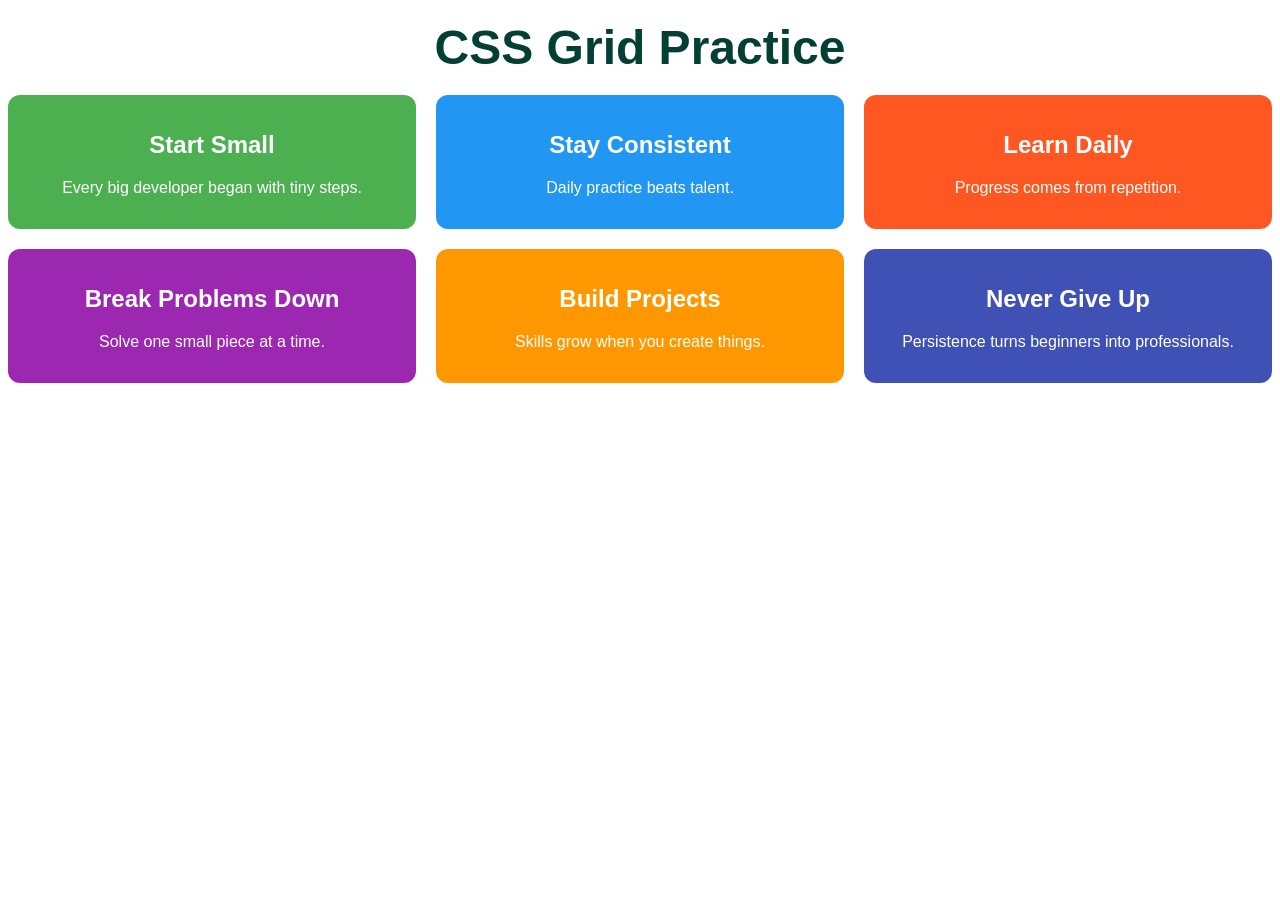
<file: grid-practice.html>
<!doctype html>
<html lang="en">
  <head>
    <meta charset="UTF-8" />
    <meta name="viewport" content="width=device-width, initial-scale=1.0" />
    <title>CSS Grid Practice</title>
    <link rel="stylesheet" href="grid-practice.css" />
  </head>
  <body>
    <h1>CSS Grid Practice</h1>

    <div class="grid-container">
      
        <div class="card">
          <h2>Start Small</h2>
          <p>Every big developer began with tiny steps.</p>
        </div>

        <div class="card">
          <h2>Stay Consistent</h2>
          <p>Daily practice beats talent.</p>
        </div>

        <div class="card">
          <h2>Learn Daily</h2>
          <p>Progress comes from repetition.</p>
        </div>

        <div class="card">
          <h2>Break Problems Down</h2>
          <p>Solve one small piece at a time.</p>
        </div>
      

      <div class="card">
        <h2>Build Projects</h2>
        <p>Skills grow when you create things.</p>
      </div>

      <div class="card">
        <h2>Never Give Up</h2>
        <p>Persistence turns beginners into professionals.</p>
      </div>

    </div>
  </body>
</html>
</file>
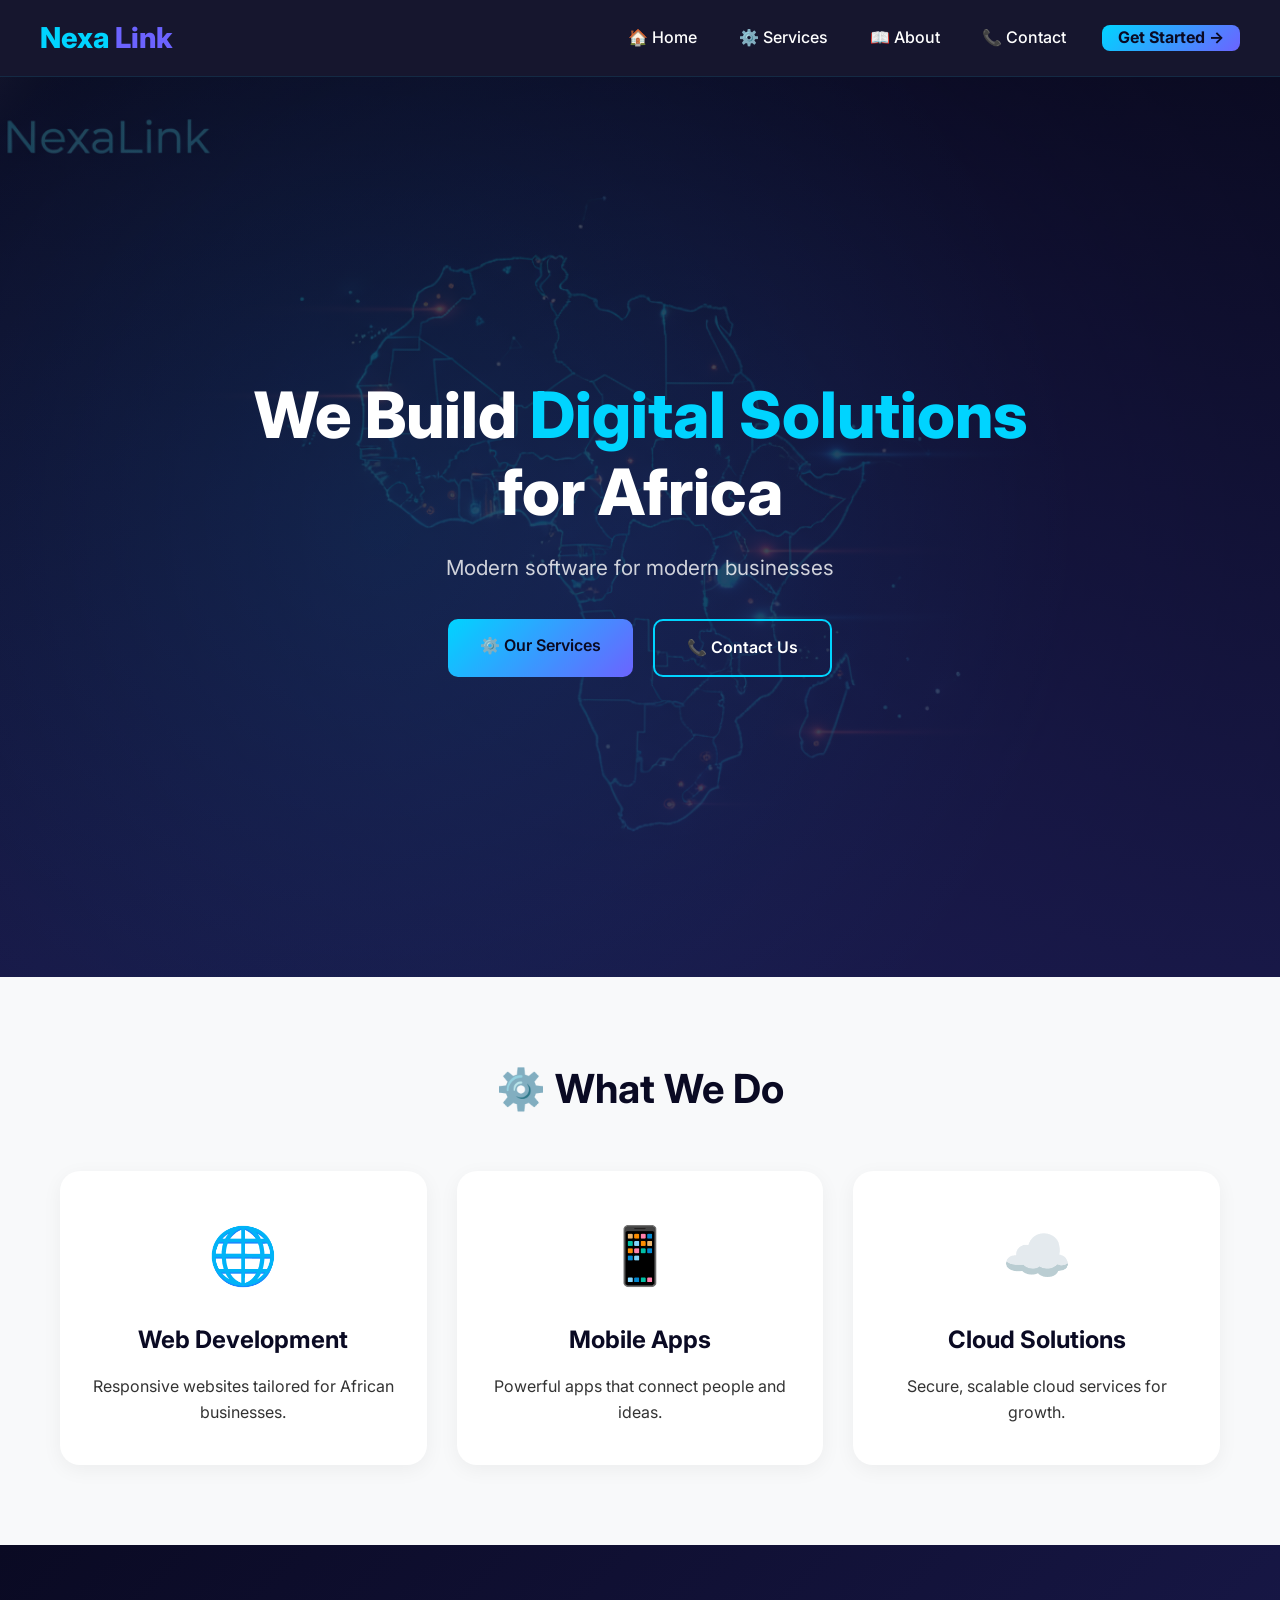
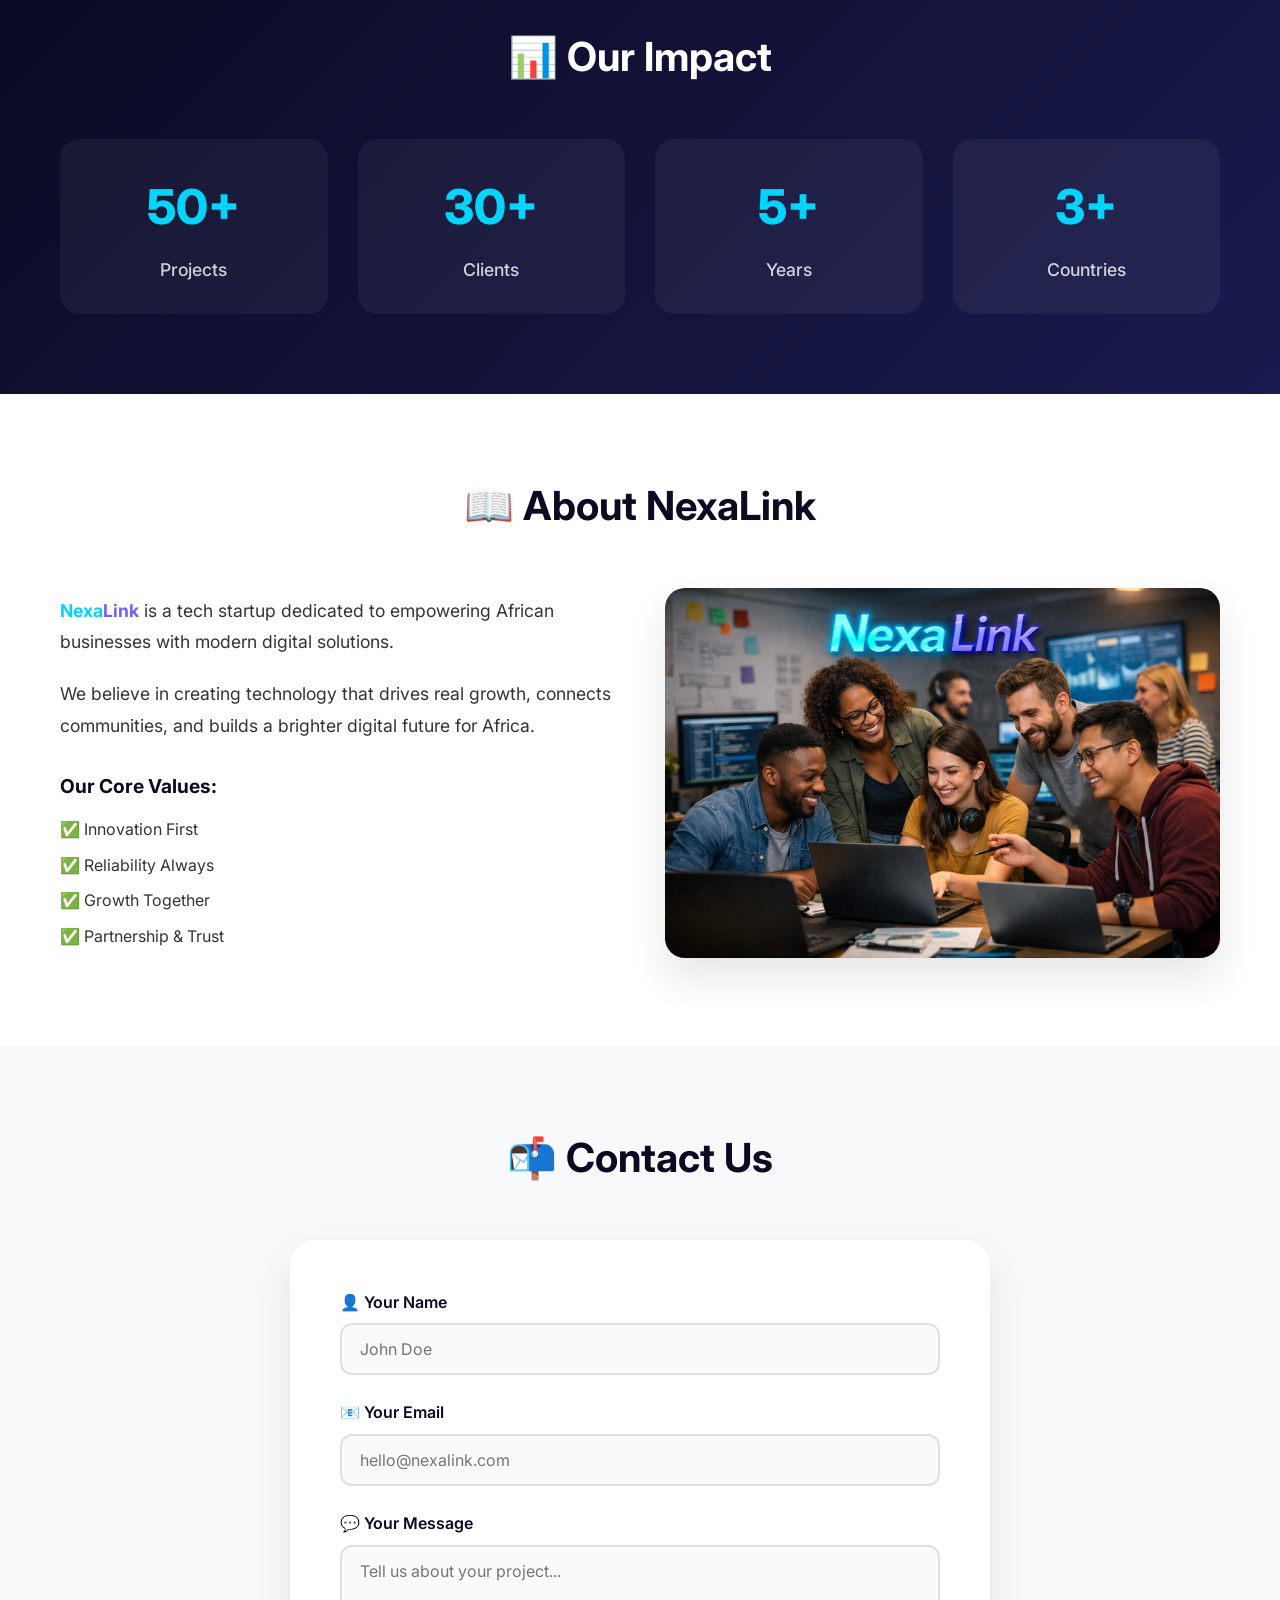
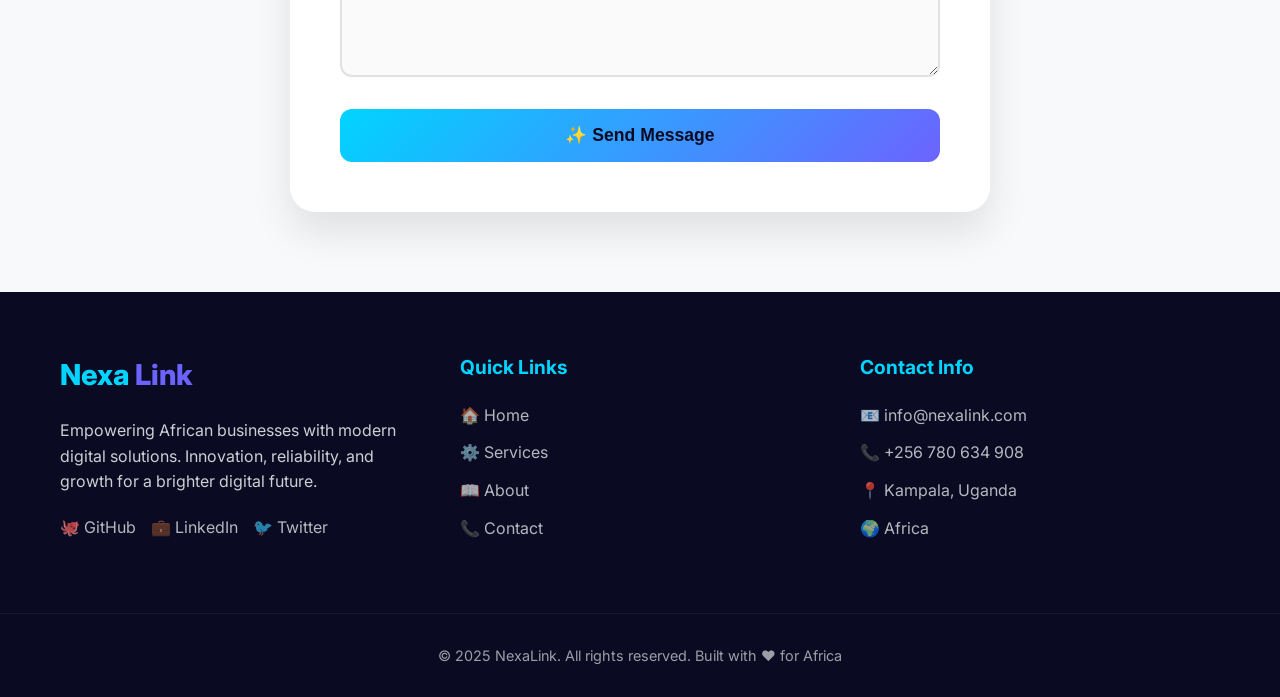
<file: html/agency.html>
<!DOCTYPE html>
<html lang="en">
<head>
    <meta charset="UTF-8" />
    <meta name="viewport" content="width=device-width, initial-scale=1.0" />
    <title>NexaLink | Digital Solutions for Africa</title>
    
    <!-- Google Fonts -->
    <link href="https://fonts.googleapis.com/css2?family=Inter:wght@400;500;600;700;800&display=swap" rel="stylesheet" />
    
    <!-- CSS File -->
    <link rel="stylesheet" href="../css/agency.css" />
</head>
<body>

    <!-- ========== HEADER - STICKY NAVIGATION ========== -->
    <header>
        <nav class="navbar">
            <div class="nav-container">
                <!-- Logo -->
                <div class="logo">
                    <a href="#">
                        <span class="nexa">Nexa</span>
                        <span class="link">Link</span>
                    </a>
                </div>

                <!-- Navigation Menu -->
                <ul class="nav-menu">
                    <li><a href="#home">🏠 Home</a></li>
                    <li><a href="#services">⚙️ Services</a></li>
                    <li><a href="#about">📖 About</a></li>
                    <li><a href="#contact">📞 Contact</a></li>
                    <li class="nav-btn"><a href="#contact">Get Started →</a></li>
                </ul>
            </div>
        </nav>
    </header>

    <!-- ========== MAIN CONTENT ========== -->
    <main>

        <!-- ========== HERO SECTION - FULL SCREEN ========== -->
        <section class="hero" id="home">
            <div class="hero-overlay"></div>
            <div class="hero-container">
                <div class="hero-content">
                    <h1 class="hero-title">
                        We Build <span class="accent-text">Digital Solutions</span><br />
                        for Africa
                    </h1>
                    <p class="hero-subtitle">Modern software for modern businesses</p>
                    <div class="hero-buttons">
                        <a href="#services" class="btn btn-primary">⚙️ Our Services</a>
                        <a href="#contact" class="btn btn-outline">📞 Contact Us</a>
                    </div>
                </div>
            </div>
        </section>

        <!-- ========== SERVICES SECTION - CSS GRID ========== -->
        <section class="services" id="services">
            <div class="container">
                <h2 class="section-title">⚙️ What We Do</h2>
                <div class="services-grid">
                    <div class="service-card">
                        <div class="service-icon">🌐</div>
                        <h3>Web Development</h3>
                        <p>Responsive websites tailored for African businesses.</p>
                    </div>
                    <div class="service-card">
                        <div class="service-icon">📱</div>
                        <h3>Mobile Apps</h3>
                        <p>Powerful apps that connect people and ideas.</p>
                    </div>
                    <div class="service-card">
                        <div class="service-icon">☁️</div>
                        <h3>Cloud Solutions</h3>
                        <p>Secure, scalable cloud services for growth.</p>
                    </div>
                </div>
            </div>
        </section>

        <!-- ========== STATS SECTION - FLEXBOX ========== -->
        <section class="stats">
            <div class="container">
                <h2 class="section-title stats-title">📊 Our Impact</h2>
                <div class="stats-container">
                    <div class="stat-card">
                        <h3 class="stat-number">50+</h3>
                        <p>Projects</p>
                    </div>
                    <div class="stat-card">
                        <h3 class="stat-number">30+</h3>
                        <p>Clients</p>
                    </div>
                    <div class="stat-card">
                        <h3 class="stat-number">5+</h3>
                        <p>Years</p>
                    </div>
                    <div class="stat-card">
                        <h3 class="stat-number">3+</h3>
                        <p>Countries</p>
                    </div>
                </div>
            </div>
        </section>

        <!-- ========== ABOUT SECTION - FLEXBOX ========== -->
        <section class="about" id="about">
            <div class="container">
                <h2 class="section-title">📖 About NexaLink</h2>
                <div class="about-container">
                    <div class="about-content">
                        <p class="about-text">
                            <span class="about-nexa">Nexa</span><span class="about-link">Link</span> 
                            is a tech startup dedicated to empowering African businesses with 
                            modern digital solutions.
                        </p>
                        <p class="about-text">
                            We believe in creating technology that drives real growth, connects 
                            communities, and builds a brighter digital future for Africa.
                        </p>
                        <div class="about-values">
                            <h4>Our Core Values:</h4>
                            <ul class="values-list">
                                <li>✅ Innovation First</li>
                                <li>✅ Reliability Always</li>
                                <li>✅ Growth Together</li>
                                <li>✅ Partnership & Trust</li>
                            </ul>
                        </div>
                    </div>
                    <div class="about-image">
                        <!-- Replace this image path with your actual image -->
                        <img src="./images/AboutNexaLink.png" alt="NexaLink Team" />
                    </div>
                </div>
            </div>
        </section>

        <!-- ========== CONTACT SECTION ========== -->
        <section class="contact" id="contact">
            <div class="container">
                <h2 class="section-title">📬 Contact Us</h2>
                <div class="contact-wrapper">
                    <div class="contact-container">
                        <form class="contact-form">
                            <div class="form-group">
                                <label for="name">👤 Your Name</label>
                                <input type="text" id="name" name="name" placeholder="John Doe" required />
                            </div>

                            <div class="form-group">
                                <label for="email">📧 Your Email</label>
                                <input type="email" id="email" name="email" placeholder="hello@nexalink.com" required />
                            </div>

                            <div class="form-group">
                                <label for="message">💬 Your Message</label>
                                <textarea id="message" name="message" placeholder="Tell us about your project..." rows="5" required></textarea>
                            </div>

                            <button type="submit" class="submit-btn">✨ Send Message</button>
                        </form>
                    </div>
                </div>
            </div>
        </section>
    </main>

    <!-- ========== FOOTER - CSS GRID 3 COLUMNS ========== -->
    <footer>
        <div class="footer-container">
            <!-- Column 1: Company Info -->
            <div class="footer-col">
                <div class="footer-logo">
                    <span class="nexa">Nexa</span>
                    <span class="link">Link</span>
                </div>
                <p class="footer-about">
                    Empowering African businesses with modern digital solutions.
                    Innovation, reliability, and growth for a brighter digital future.
                </p>
                <div class="footer-social">
                    <a href="#">🐙 GitHub</a>
                    <a href="#">💼 LinkedIn</a>
                    <a href="#">🐦 Twitter</a>
                </div>
            </div>

            <!-- Column 2: Quick Links -->
            <div class="footer-col">
                <h4>Quick Links</h4>
                <ul class="footer-links">
                    <li><a href="#home">🏠 Home</a></li>
                    <li><a href="#services">⚙️ Services</a></li>
                    <li><a href="#about">📖 About</a></li>
                    <li><a href="#contact">📞 Contact</a></li>
                </ul>
            </div>

            <!-- Column 3: Contact Info -->
            <div class="footer-col">
                <h4>Contact Info</h4>
                <ul class="footer-contact">
                    <li>📧 info@nexalink.com</li>
                    <li>📞 +256 780 634 908</li>
                    <li>📍 Kampala, Uganda</li>
                    <li>🌍 Africa</li>
                </ul>
            </div>
        </div>

        <!-- Copyright Line -->
        <div class="footer-bottom">
            <p>© 2025 NexaLink. All rights reserved. Built with ❤️ for Africa</p>
        </div>
    </footer>

</body>
</html>
</file>
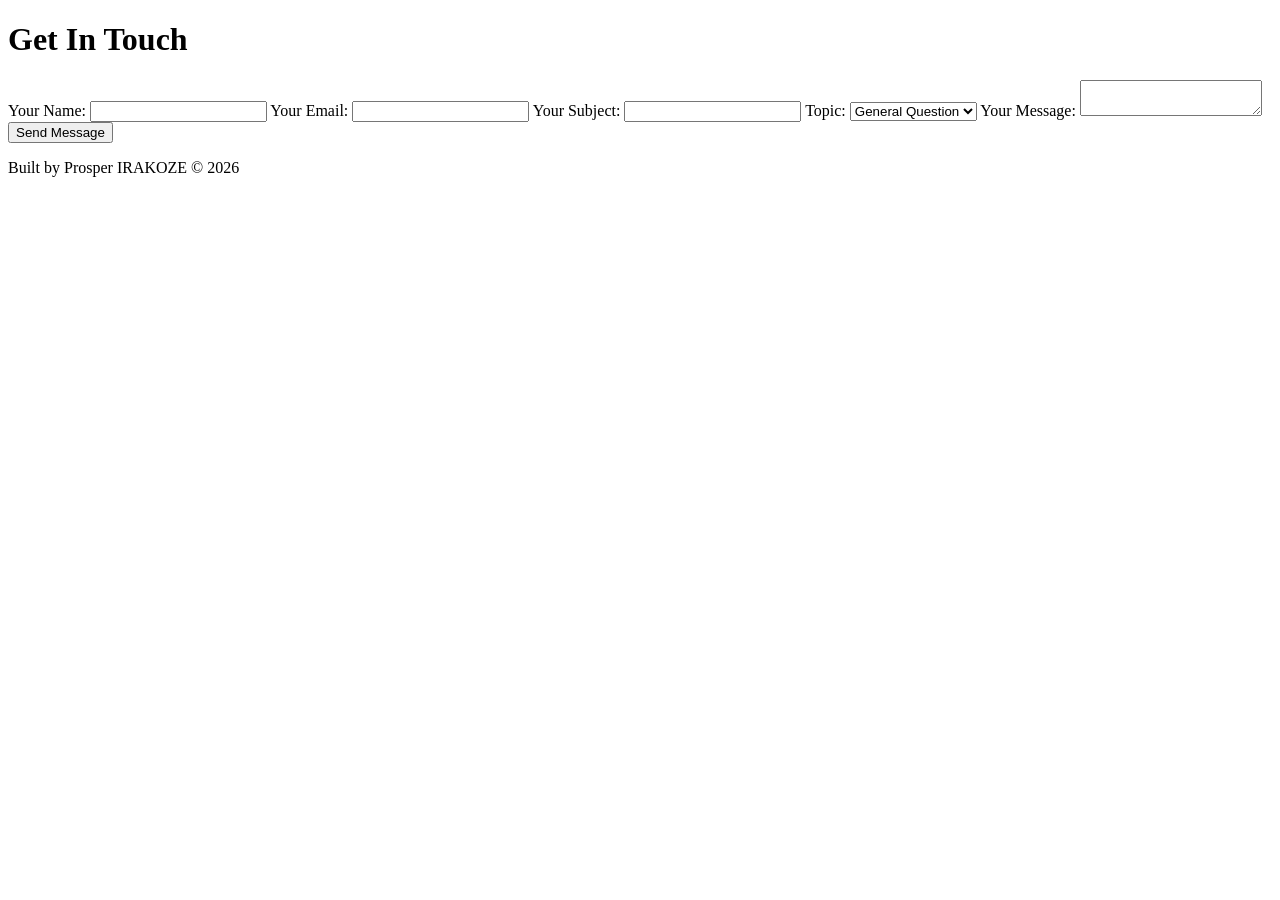
<file: html/contact.html>
<!DOCTYPE html>
<html lang="en">
<head>
    <meta charset="UTF-8">
    <meta name="viewport" content="width=device-width, initial-scale=1.0">
    <title>Contact Prosper</title>
</head>
<body>
    <header>
        <h1>Get In Touch</h1>
    </header>
    <main>
        <form>
            <label for="name">Your Name:</label>
            <input type="text" id="name" name="name">

            <label for="email">Your Email:</label>
            <input type="email" id="email" name="email">

            <label for="subject">Your Subject:</label>
            <input type="text" id="subject" name="subject">

            <label for="topic">Topic:</label>
                <select name="topic" id="topic">
                    <option value="general">General Question</option>
                    <option value="collaboration">Collaboration</option>
                    <option value="job">Job Opportunity</option>
            </select> 

            <label for="message">Your Message:</label>
            <textarea id="message" name="message"></textarea>
            
            <button type="submit">Send Message</button>
        </form>
    </main>
    <footer>
        <p>Built by Prosper IRAKOZE &copy; 2026</p>
    </footer>
</body>
</html>
</file>
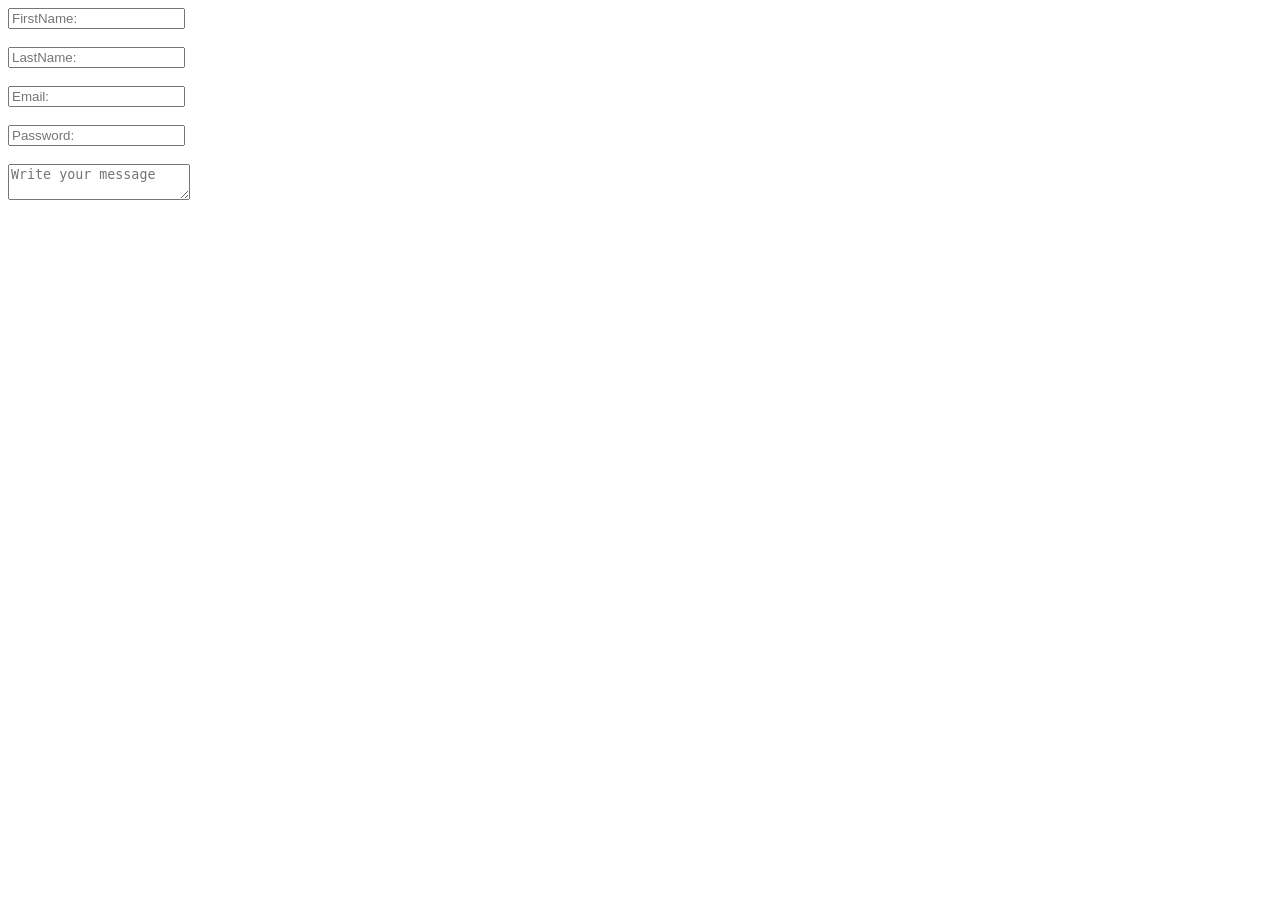
<file: html/form.html>
<!DOCTYPE html>
<html lang="en">
<head>
    <meta charset="UTF-8">
    <meta name="viewport" content="width=device-width, initial-scale=1.0">
    <title>form practice</title>
</head>
<body>
    <form>
        <label for="firstname"></label>
        <input type="text" name="Name" placeholder="FirstName:" required>
        <br><br>

        <label for="lastname"></label>
        <input type="text" name="Name" placeholder="LastName:" required>
        <br><br>

        <label for="Email"></label>
        <input type="email" name="Name" placeholder="Email:" required>
        <br><br>

        <label for="password"></label>
        <input type="password" name="Name" placeholder="Password:" required>
        <br><br>

        <label for="message"></label>
        <textarea placeholder="Write your message"></textarea>
    </form>
</body>
</html>
</file>
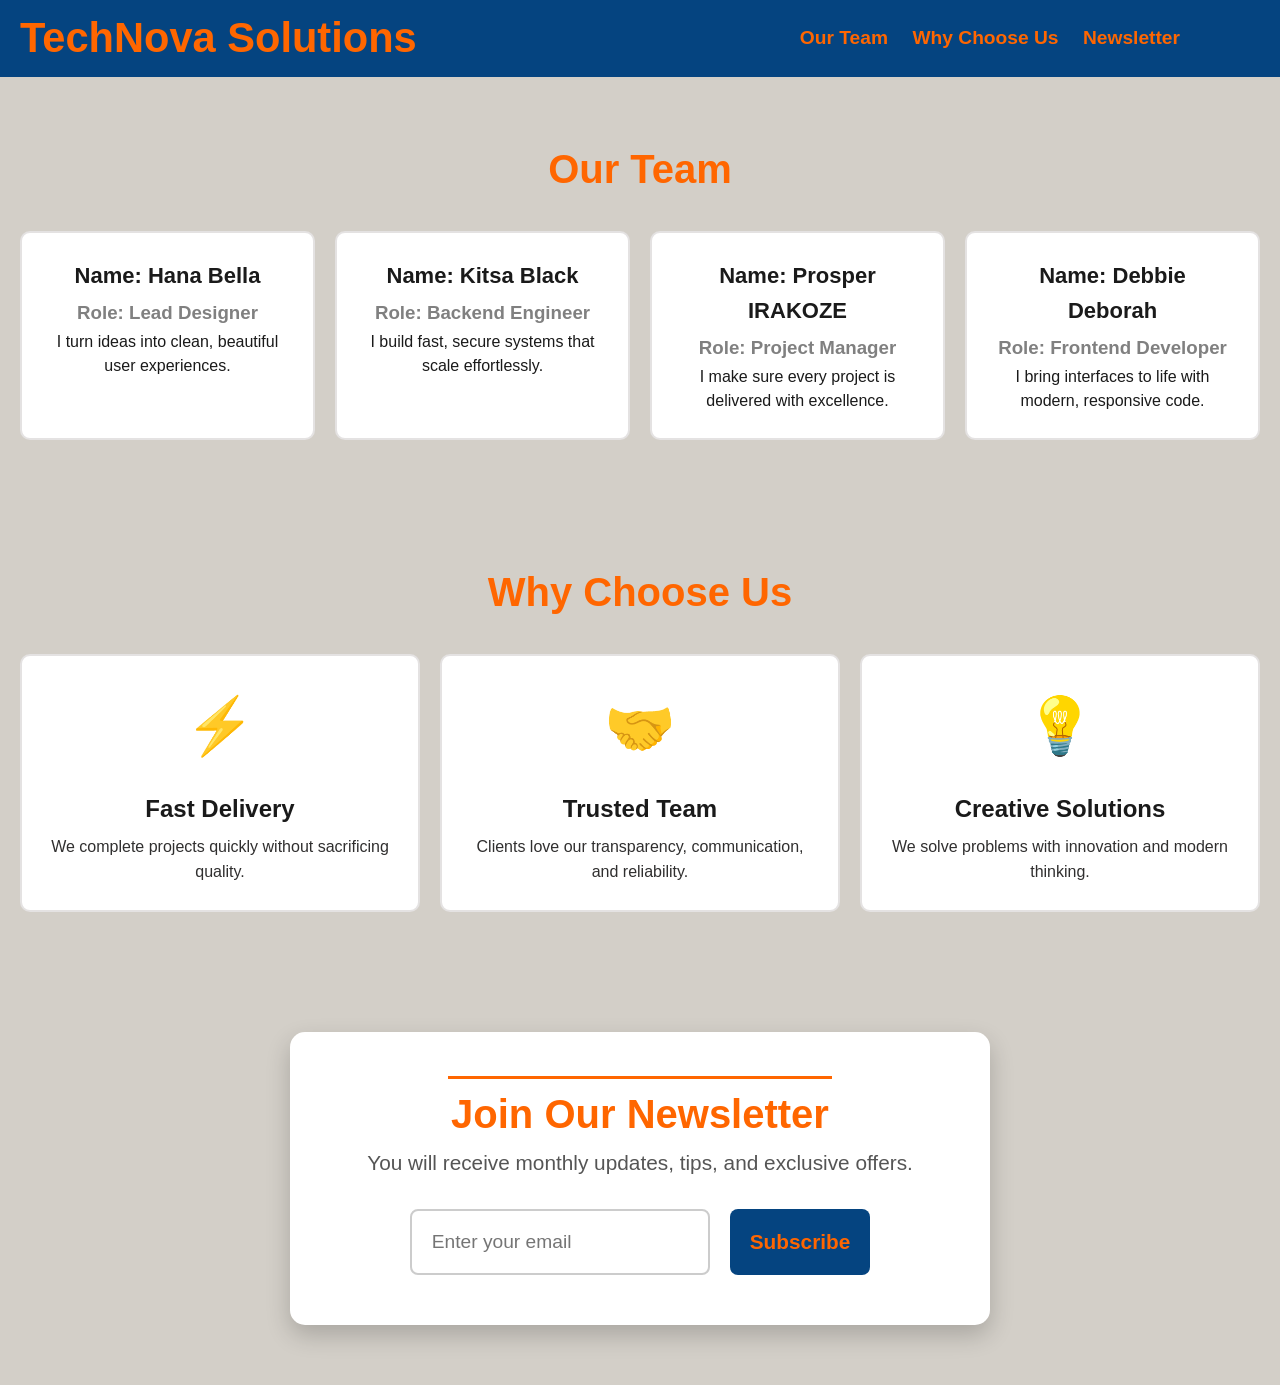
<file: html/practice.html>
<!doctype html>
<html lang="en">
  <head>
    <meta charset="UTF-8" />
    <meta name="viewport" content="width=device-width, initial-scale=1.0" />
    <title>Flex | Grid | Practice</title>
    <link rel="stylesheet" href="../css/practice.css" />
  </head>
  <body>
    <header class="flex-header">
      <div class="header-title">
        <h1>TechNova Solutions</h1>
      </div>
      <div class="navbar">
        <nav class="nav-menu">
          <a href="#team">Our Team</a>
          <a href="#choose">Why Choose Us</a>
          <a href="#news">Newsletter</a>
        </nav>
      </div>
    </header>
    <!--SECTION 1: OUR TEAM-->
    <section id="team" class="team-section">
      <h2 class="team-title">Our Team</h2>
      <div class="team-container">
        <div class="team-grid">
          <h2>Name: Hana Bella</h2>
          <h3>Role: Lead Designer</h3>
          <p>I turn ideas into clean, beautiful user experiences.</p>
        </div>
        <div class="team-grid">
          <h2>Name: Kitsa Black</h2>
          <h3>Role: Backend Engineer</h3>
          <p>I build fast, secure systems that scale effortlessly.</p>
        </div>
        <div class="team-grid">
          <h2>Name: Prosper IRAKOZE</h2>
          <h3>Role: Project Manager</h3>
          <p>I make sure every project is delivered with excellence.</p>
        </div>
        <div class="team-grid">
          <h2>Name: Debbie Deborah</h2>
          <h3>Role: Frontend Developer</h3>
          <p>I bring interfaces to life with modern, responsive code.</p>
        </div>
      </div>
    </section>

    <!--SECTION 2: WHY CHOOSE US-->
    <section id="choose" class="choice-section">
      <h2 class="choice-title">Why Choose Us</h2>
      <div class="choice-flex">
        <div class="choice-card">
          <div class="icon">⚡</div>
          <h3>Fast Delivery</h3>
          <p>We complete projects quickly without sacrificing quality.</p>
        </div>
        <div class="choice-card">
          <div class="icon">🤝</div>
          <h3>Trusted Team</h3>
          <p>Clients love our transparency, communication, and reliability.</p>
        </div>
        <div class="choice-card">
          <div class="icon">💡</div>
          <h3>Creative Solutions</h3>
          <p>We solve problems with innovation and modern thinking.</p>
        </div>
      </div>
    </section>

    <!--SECTION 3: JOIN OUR NEWSLETTER-->
    <section id="news" class="newsletter-section">
      <div class="newsletter-box">
        <h2 class="newsletter-title">Join Our Newsletter</h2>
        <p class="newsletter-text">
          You will receive monthly updates, tips, and exclusive offers.
        </p>
        <form class="flex-form">
          <input type="email" placeholder="Enter your email" />
          <button>Subscribe</button>
        </form>
      </div>
    </section>
  </body>
</html>
</file>
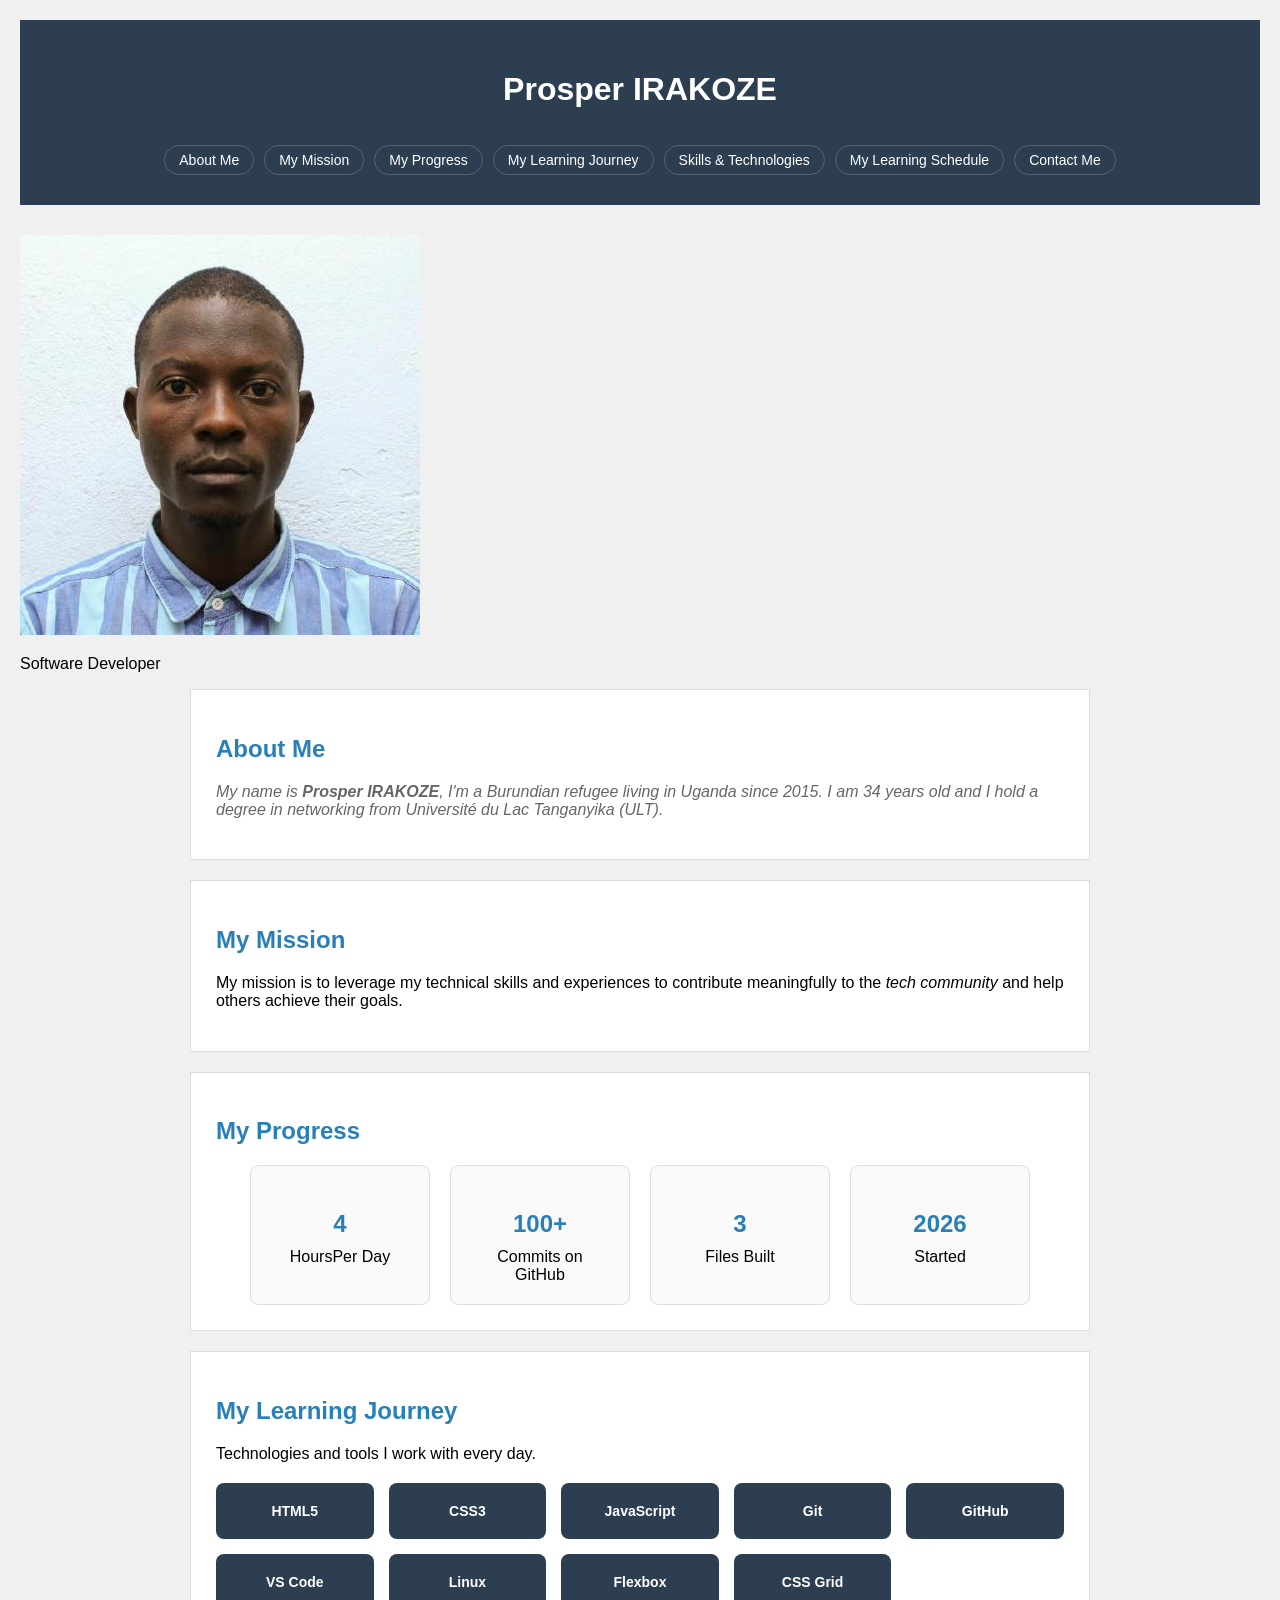
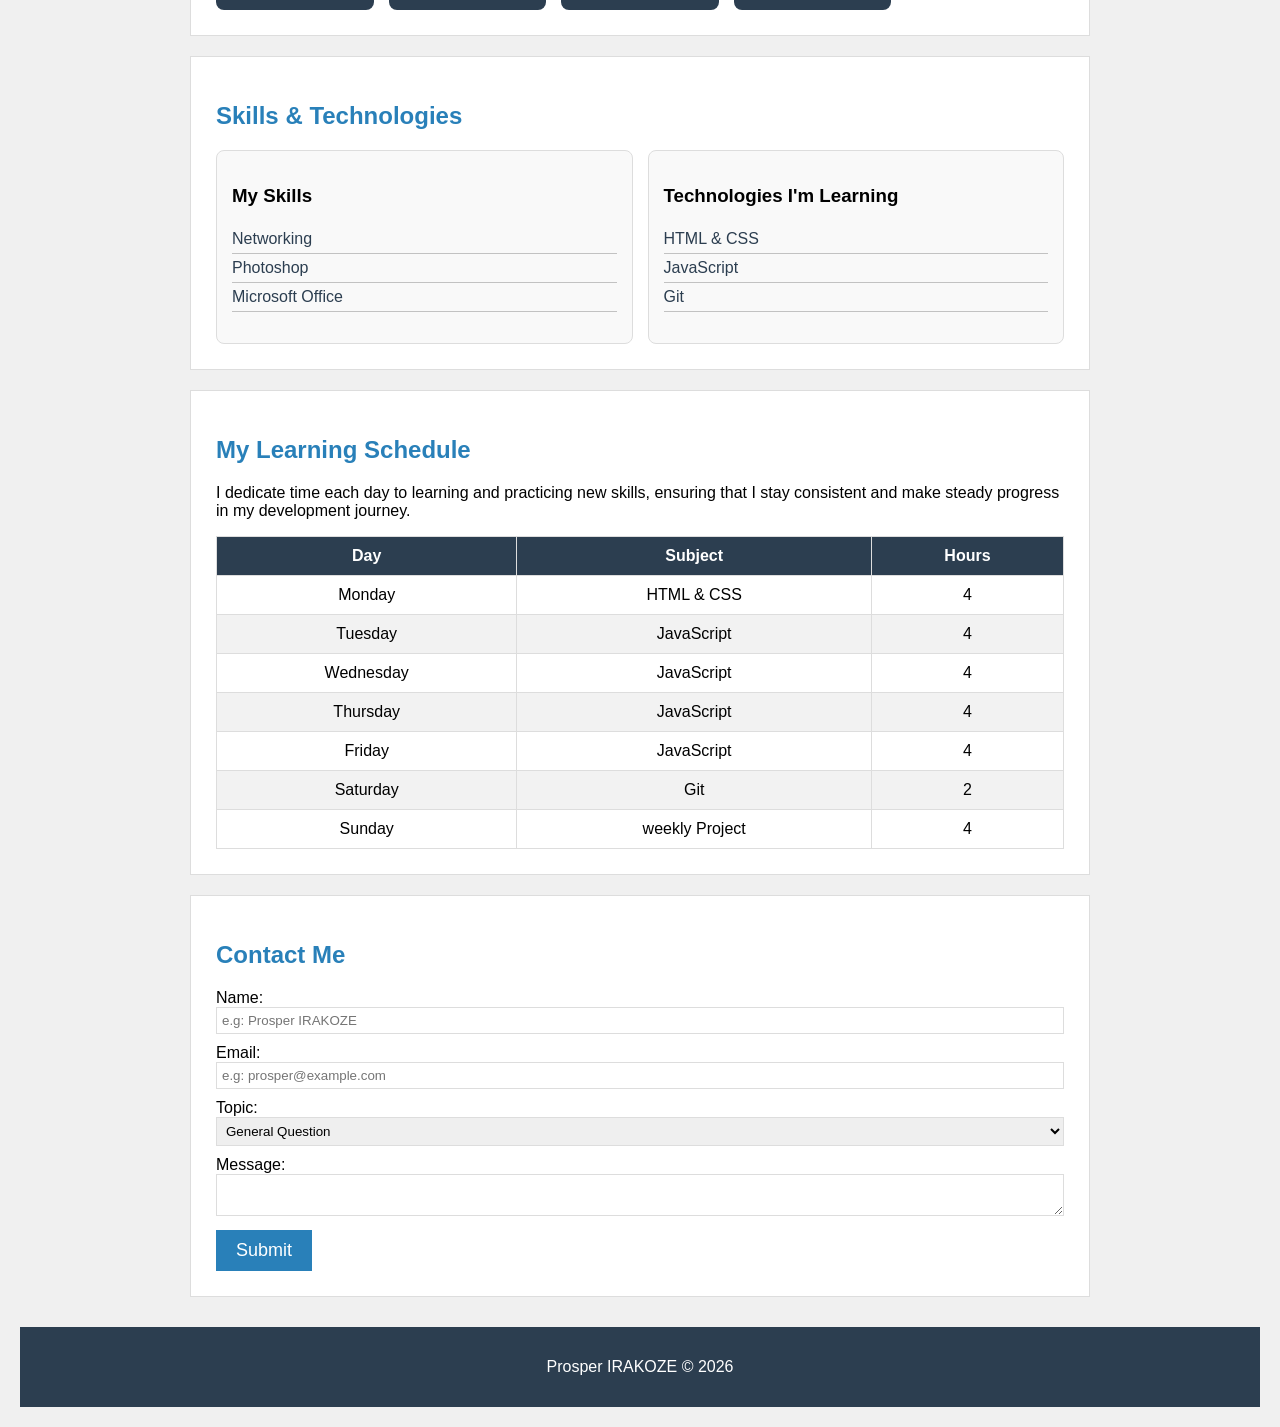
<file: html/profile-v2.html>
<!doctype html>
<html lang="en">
  <head>
    <meta charset="UTF-8" />
    <meta name="viewport" content="width=device-width, initial-scale=1.0" />
    <title>My Profile</title>
    <link rel="stylesheet" href="../css/style-v2.css" />
  </head>
  <body>
    <div>
      <header>
        <h1>Prosper IRAKOZE</h1>
        <nav>
          <a href="#about">About Me</a>
          <a href="#mission">My Mission</a>
          <a href="#stats">My Progress</a>
          <a href="#gallery">My Learning Journey</a>
          <a href="#skills">Skills & Technologies</a>
          <a href="#schedule">My Learning Schedule</a>
          <a href="#contact">Contact Me</a>
        </nav>
      </header>

      <aside class="sidebar">
        <img src="images/prosperID.jpeg" alt="My Profile Picture" />
        <p>Software Developer</p>
      </aside>

      <main>
        <section id="about">
          <h2>About Me</h2>
          <p class="section-intro">
            My name is <strong>Prosper IRAKOZE</strong>, I'm a Burundian refugee
            living in Uganda since 2015. I am 34 years old and I hold a degree
            in networking from <em>Université du Lac Tanganyika</em> (ULT).
          </p>
        </section>

        <section id="mission">
          <h2>My Mission</h2>
          <p>
            My mission is to leverage my technical skills and experiences to
            contribute meaningfully to the <em>tech community</em> and help
            others achieve their goals.
          </p>
        </section>

        <section id="stats">
          <h2>My Progress</h2>

          <div class="stats-container">
            <div class="stat-card">
              <h3>4</h3>
              <p>HoursPer Day</p>
            </div>

            <div class="stat-card">
              <h3>100+</h3>
              <p>Commits on GitHub</p>
            </div>

            <div class="stat-card">
              <h3>3</h3>
              <p>Files Built</p>
            </div>

            <div class="stat-card">
              <h3>2026</h3>
              <p>Started</p>
            </div>
          </div>
        </section>

        <section id="gallery">
          <h2>My Learning Journey</h2>
          <p>Technologies and tools I work with every day.</p>
          <div class="tech-grid">
            <div class="tech-item">HTML5</div>
            <div class="tech-item">CSS3</div>
            <div class="tech-item">JavaScript</div>
            <div class="tech-item">Git</div>
            <div class="tech-item">GitHub</div>
            <div class="tech-item">VS Code</div>
            <div class="tech-item">Linux</div>
            <div class="tech-item">Flexbox</div>
            <div class="tech-item">CSS Grid</div>
          </div>
        </section>

        <section id="skills">
          <h2>Skills & Technologies</h2>
          <div class="card-grid">
            <div class="card">
              <h3>My Skills</h3>
              <ul class="skill-list">
                <li>Networking</li>
                <li>Photoshop</li>
                <li>Microsoft Office</li>
              </ul>
            </div>
            <div class="card">
              <h3>Technologies I'm Learning</h3>
              <ol class="tech-list">
                <li>HTML & CSS</li>
                <li>JavaScript</li>
                <li>Git</li>
              </ol>
            </div>
          </div>
        </section>
        <section id="schedule">
          <h2>My Learning Schedule</h2>
          <p>
            I dedicate time each day to learning and practicing new skills,
            ensuring that I stay consistent and make steady progress in my
            development journey.
          </p>
          <table>
            <thead>
              <tr>
                <th>Day</th>
                <th>Subject</th>
                <th>Hours</th>
              </tr>
            </thead>

            <tbody>
              <tr>
                <td>Monday</td>
                <td>HTML & CSS</td>
                <td>4</td>
              </tr>
              <tr>
                <td>Tuesday</td>
                <td>JavaScript</td>
                <td>4</td>
              </tr>
              <tr>
                <td>Wednesday</td>
                <td>JavaScript</td>
                <td>4</td>
              </tr>
              <tr>
                <td>Thursday</td>
                <td>JavaScript</td>
                <td>4</td>
              </tr>
              <tr>
                <td>Friday</td>
                <td>JavaScript</td>
                <td>4</td>
              </tr>
              <tr>
                <td>Saturday</td>
                <td>Git</td>
                <td>2</td>
              </tr>
              <tr>
                <td>Sunday</td>
                <td>weekly Project</td>
                <td>4</td>
              </tr>
            </tbody>
          </table>
        </section>
        <section id="contact">
          <h2>Contact Me</h2>

          <form>
            <label for="name">Name:</label>
            <input
              type="text"
              id="name"
              name="name"
              placeholder="e.g: Prosper IRAKOZE"
            />
            <label for="email">Email:</label>
            <input
              type="email"
              id="email"
              name="email"
              placeholder="e.g: prosper@example.com"
            />
            <label for="topic">Topic:</label>
            <select name="topic" id="topic">
              <option value="general">General Question</option>
              <option value="collaboration">Collaboration</option>
              <option value="job">Job Opportunity</option>
            </select>
            <label for="message">Message:</label>
            <textarea id="message" name="message"></textarea>

            <button class="btn" type="submit">Submit</button>
          </form>
        </section>
      </main>

      <footer>
        <p>Prosper IRAKOZE &copy; 2026</p>
      </footer>
    </div>
  </body>
</html>
</file>
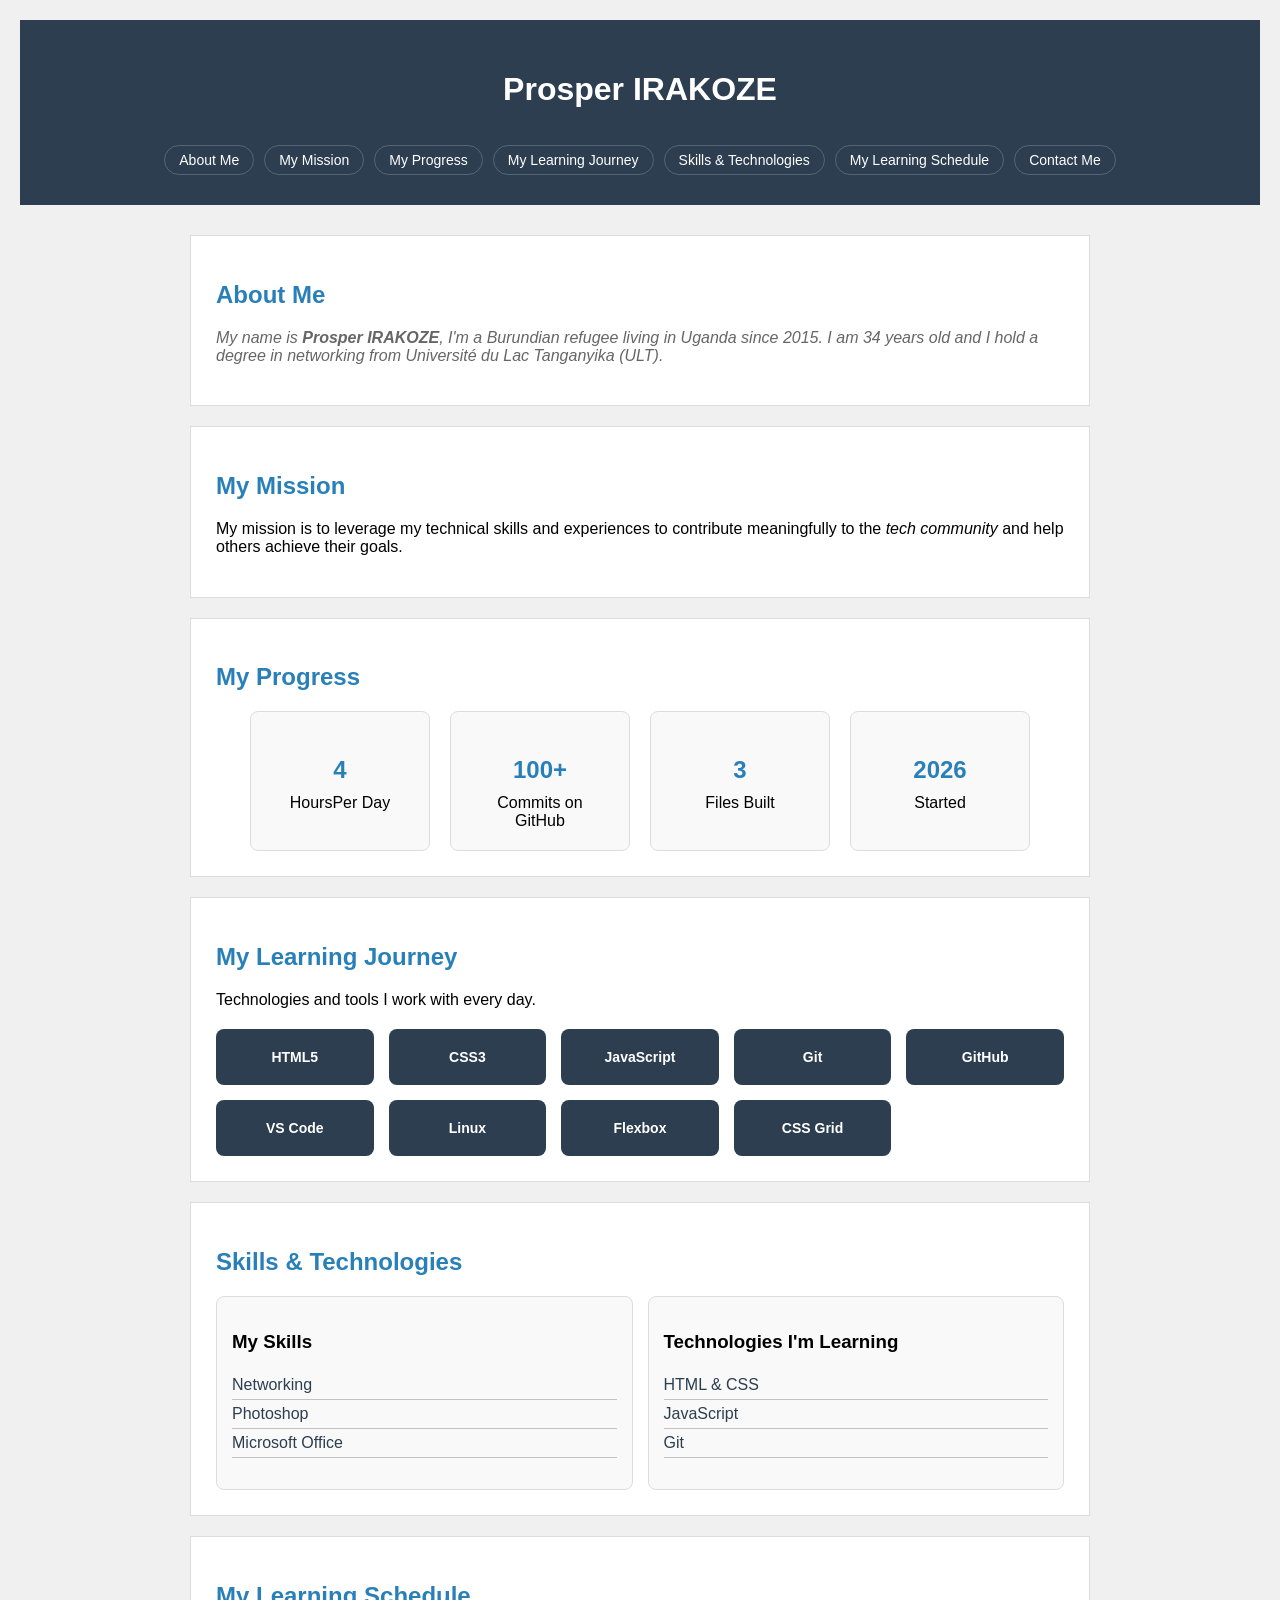
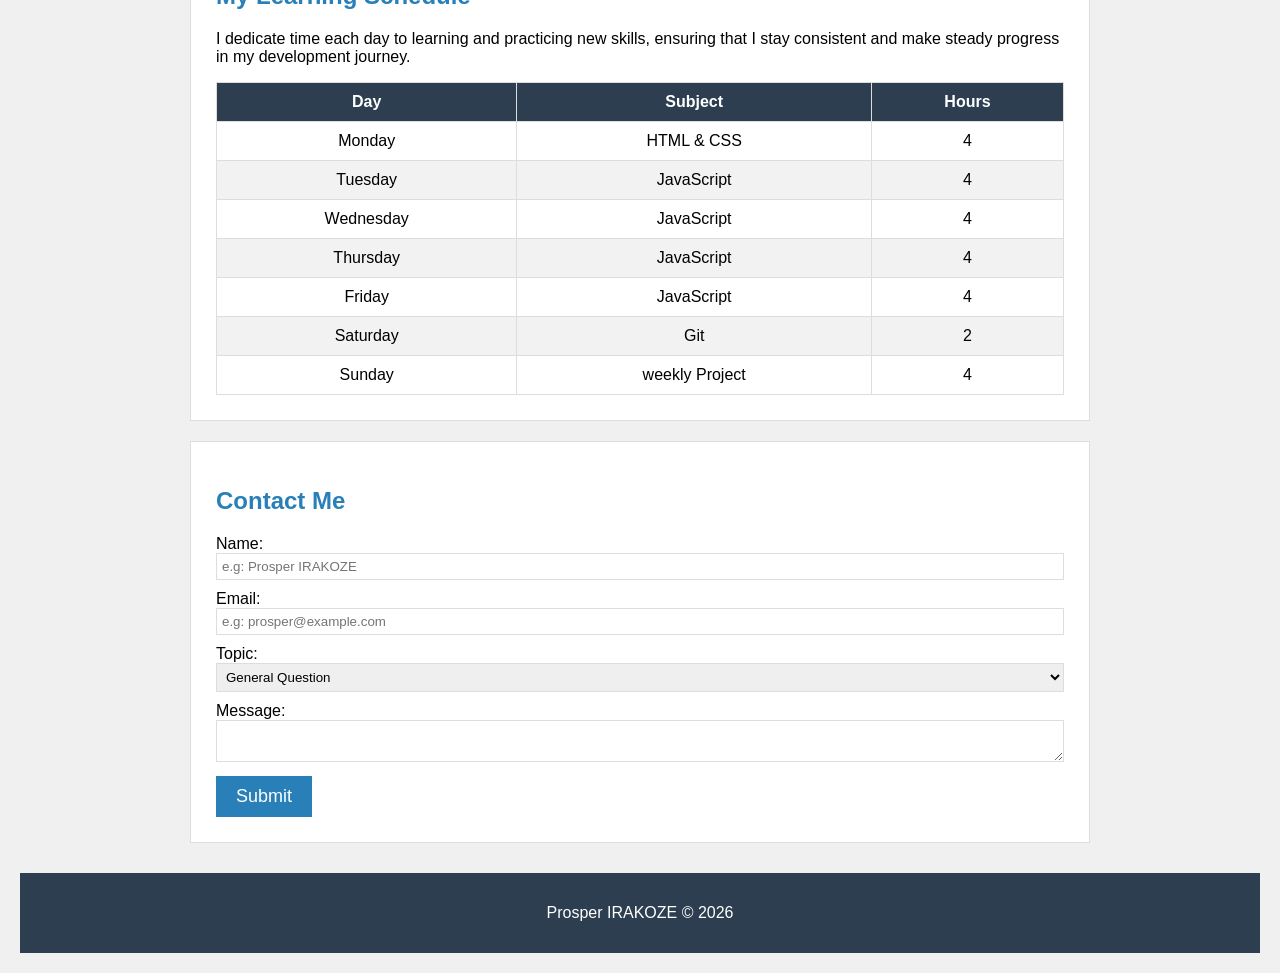
<file: html/profile.html>
<!doctype html>
<html lang="en">
  <head>
    <meta charset="UTF-8" />
    <meta name="viewport" content="width=device-width, initial-scale=1.0" />
    <title>My Profile</title>
    <link rel="stylesheet" href="../css/style.css" />
  </head>
  <body>
    <header>
      <h1>Prosper IRAKOZE</h1>
      <nav>
        <a href="#about">About Me</a>
        <a href="#mission">My Mission</a>
        <a href="#stats">My Progress</a>
        <a href="#gallery">My Learning Journey</a>
        <a href="#skills">Skills & Technologies</a>
        <a href="#schedule">My Learning Schedule</a>
        <a href="#contact">Contact Me</a>
      </nav>
    </header>

    <main>
      <section id="about">
        <h2>About Me</h2>
        <p class="section-intro">
          My name is <strong>Prosper IRAKOZE</strong>, I'm a Burundian refugee
          living in Uganda since 2015. I am 34 years old and I hold a degree in
          networking from <em>Université du Lac Tanganyika</em> (ULT).
        </p>
      </section>

      <section id="mission">
        <h2>My Mission</h2>
        <p>
          My mission is to leverage my technical skills and experiences to
          contribute meaningfully to the <em>tech community</em> and help others
          achieve their goals.
        </p>
      </section>

      <section id="stats">
        <h2>My Progress</h2>

        <div class="stats-container">
          <div class="stat-card">
            <h3>4</h3>
            <p>HoursPer Day</p>
          </div>

          <div class="stat-card">
            <h3>100+</h3>
            <p>Commits on GitHub</p>
          </div>

          <div class="stat-card">
            <h3>3</h3>
            <p>Files Built</p>
          </div>

          <div class="stat-card">
            <h3>2026</h3>
            <p>Started</p>
          </div>
        </div>
      </section>

      <section id="gallery">
    <h2>My Learning Journey</h2>
    <p>Technologies and tools I work with every day.</p>
    <div class="tech-grid">
        <div class="tech-item">HTML5</div>
        <div class="tech-item">CSS3</div>
        <div class="tech-item">JavaScript</div>
        <div class="tech-item">Git</div>
        <div class="tech-item">GitHub</div>
        <div class="tech-item">VS Code</div>
        <div class="tech-item">Linux</div>
        <div class="tech-item">Flexbox</div>
        <div class="tech-item">CSS Grid</div>
    </div>
</section>

      <section id="skills">
        <h2>Skills & Technologies</h2>
        <div class="card-grid">
          <div class="card">
            <h3>My Skills</h3>
            <ul class="skill-list">
              <li>Networking</li>
              <li>Photoshop</li>
              <li>Microsoft Office</li>
            </ul>
          </div>
          <div class="card">
            <h3>Technologies I'm Learning</h3>
            <ol class="tech-list">
              <li>HTML & CSS</li>
              <li>JavaScript</li>
              <li>Git</li>
            </ol>
          </div>
        </div>
      </section>
      <section id="schedule">
        <h2>My Learning Schedule</h2>
        <p>
          I dedicate time each day to learning and practicing new skills,
          ensuring that I stay consistent and make steady progress in my
          development journey.
        </p>
        <table>
          <thead>
            <tr>
              <th>Day</th>
              <th>Subject</th>
              <th>Hours</th>
            </tr>
          </thead>

          <tbody>
            <tr>
              <td>Monday</td>
              <td>HTML & CSS</td>
              <td>4</td>
            </tr>
            <tr>
              <td>Tuesday</td>
              <td>JavaScript</td>
              <td>4</td>
            </tr>
            <tr>
              <td>Wednesday</td>
              <td>JavaScript</td>
              <td>4</td>
            </tr>
            <tr>
              <td>Thursday</td>
              <td>JavaScript</td>
              <td>4</td>
            </tr>
            <tr>
              <td>Friday</td>
              <td>JavaScript</td>
              <td>4</td>
            </tr>
            <tr>
              <td>Saturday</td>
              <td>Git</td>
              <td>2</td>
            </tr>
            <tr>
              <td>Sunday</td>
              <td>weekly Project</td>
              <td>4</td>
            </tr>
          </tbody>
        </table>
      </section>
      <section id="contact">
        <h2>Contact Me</h2>

        <form>
          <label for="name">Name:</label>
          <input
            type="text"
            id="name"
            name="name"
            placeholder="e.g: Prosper IRAKOZE"
          />
          <label for="email">Email:</label>
          <input
            type="email"
            id="email"
            name="email"
            placeholder="e.g: prosper@example.com"
          />
          <label for="topic">Topic:</label>
          <select name="topic" id="topic">
            <option value="general">General Question</option>
            <option value="collaboration">Collaboration</option>
            <option value="job">Job Opportunity</option>
          </select>
          <label for="message">Message:</label>
          <textarea id="message" name="message"></textarea>

          <button class="btn" type="submit">Submit</button>
        </form>
      </section>
    </main>

    <footer>
      <p>Prosper IRAKOZE &copy; 2026</p>
    </footer>
  </body>
</html>
</file>
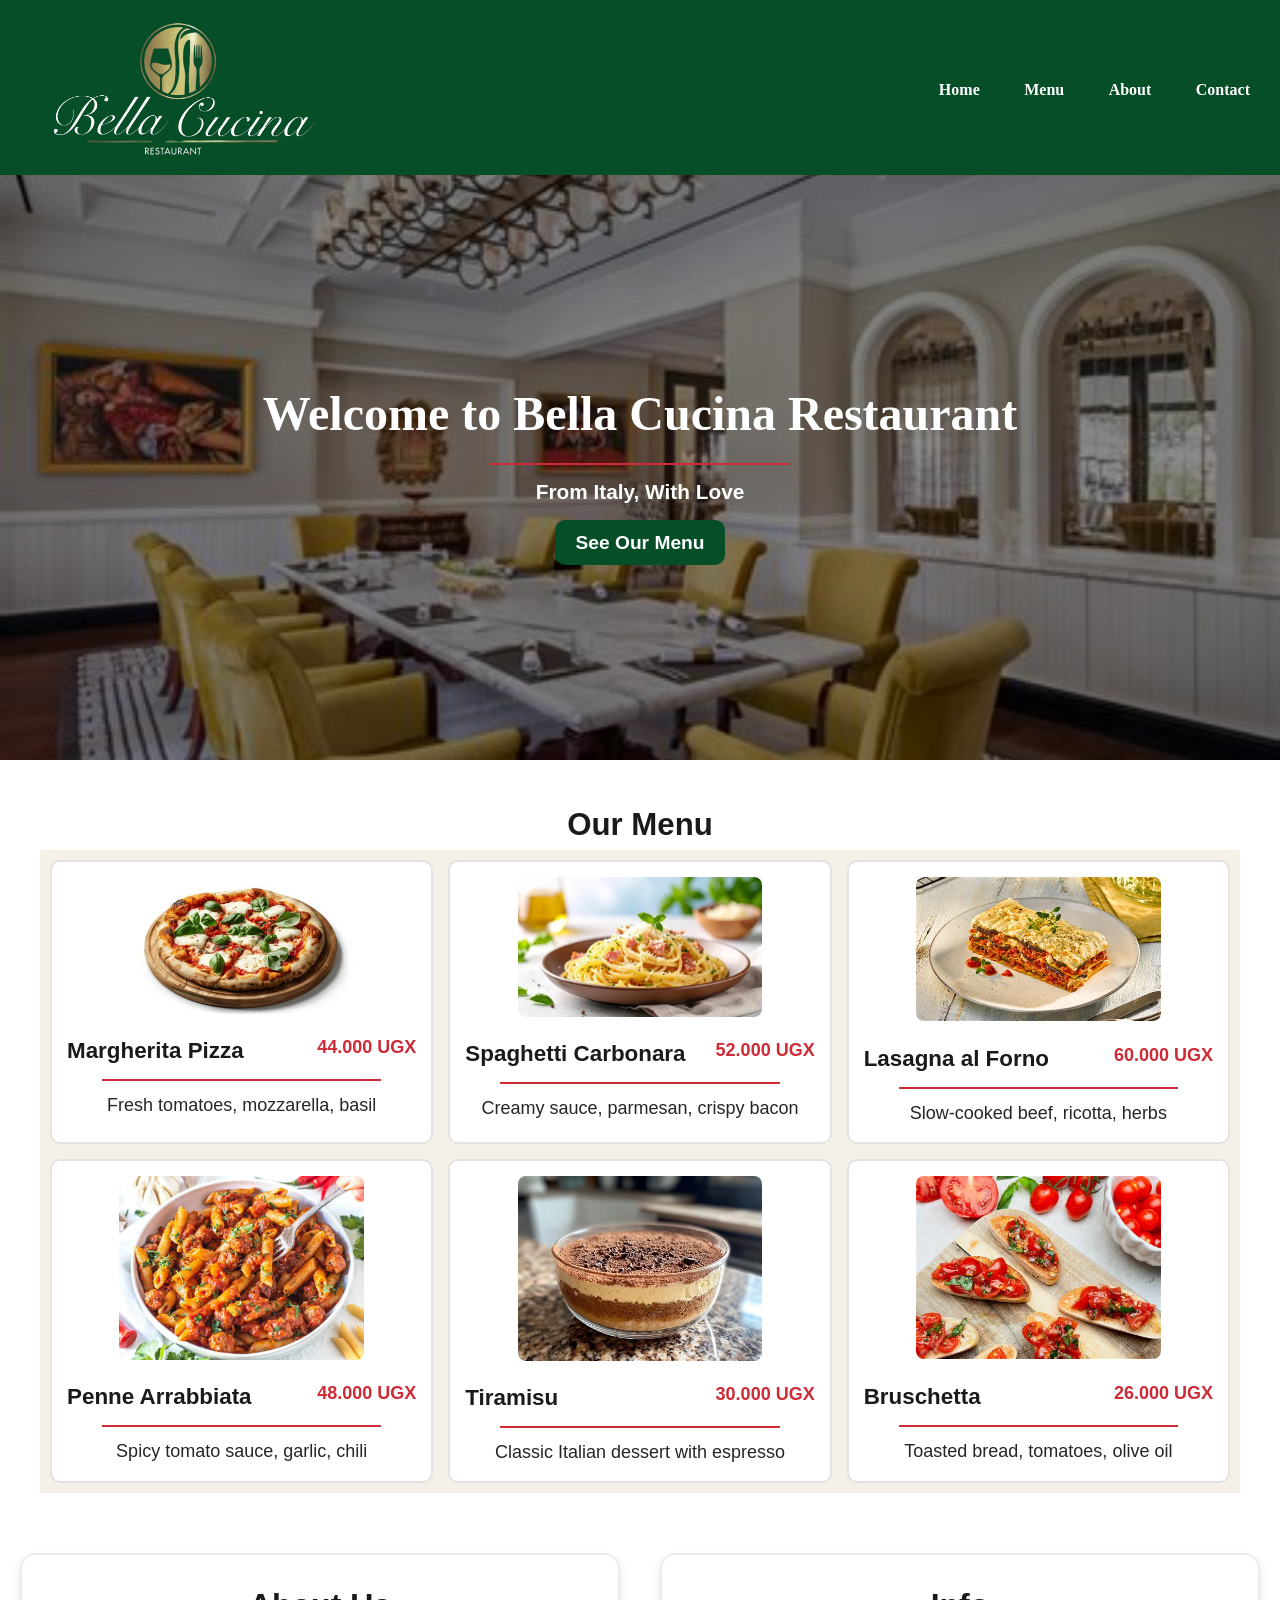
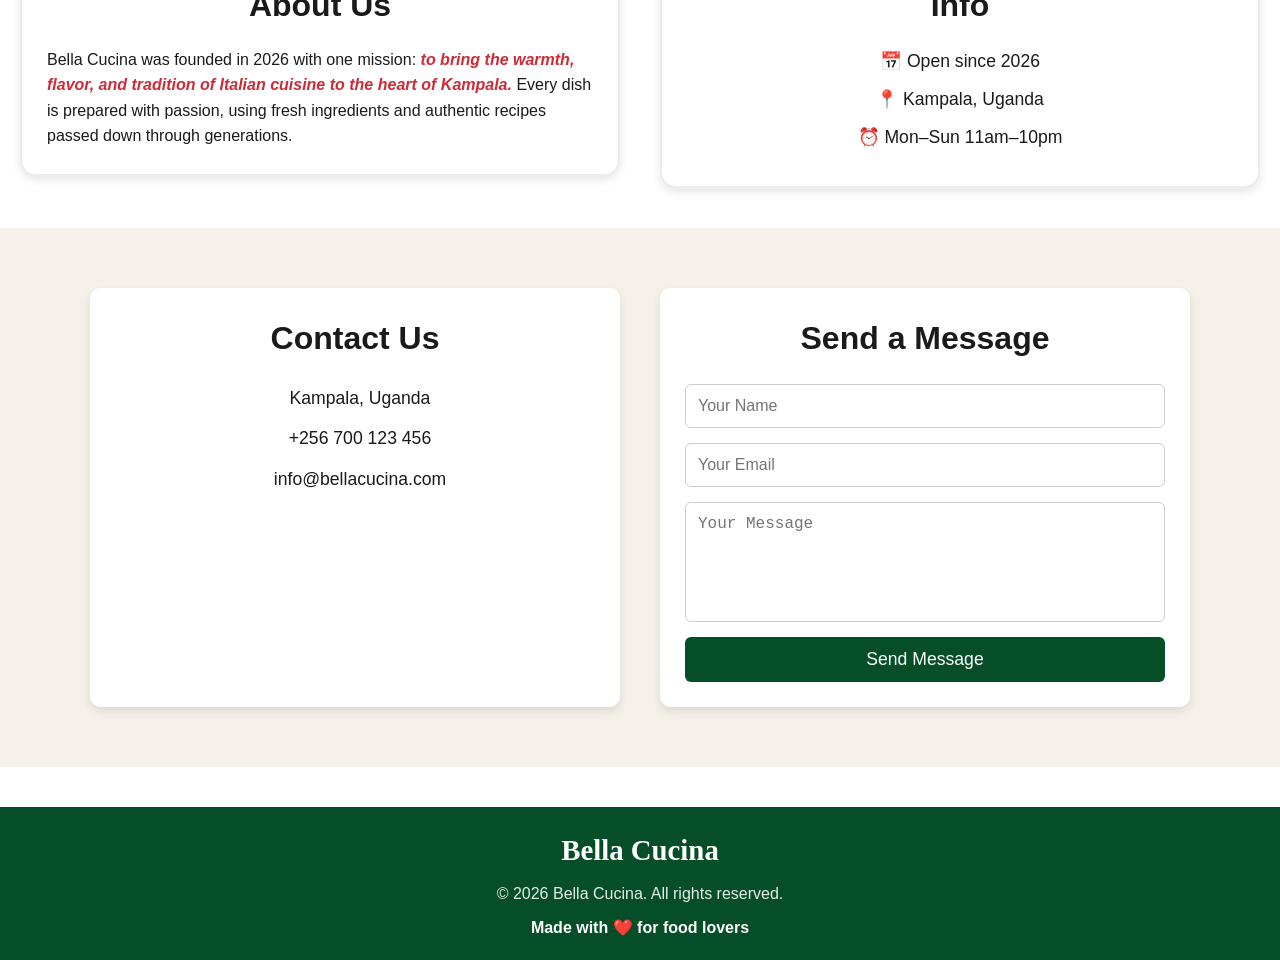
<file: html/restaurant.html>
<!doctype html>
<html lang="en">
  <head>
    <meta charset="UTF-8" />
    <meta name="viewport" content="width=device-width, initial-scale=1.0" />
    <title>Restaurant Website</title>
    <link rel="stylesheet" href="../css/restaurant.css" />
  </head>
  <body>
    <!-- Header Section -->
    <header class="flex-header">
      <div class="logo">
        <img src="images/Bella-Cucina-Logo.jpeg" alt="Bella Cucina Logo" />
      </div>
      <!-- Navigation Menu -->
      <div class="navbar">
        <nav class="navbar-menu">
          <a href="#home">Home</a>
          <a href="#menu">Menu</a>
          <a href="#about">About</a>
          <a href="#contact">Contact</a>
        </nav>
      </div>
    </header>

    <!-- Main Content Section -->
    <main>
      <!-- HERO SECTION -->
      <section
        id="home"
        class="hero"
        style="background-image: url(&quot;images/hero-bg.jpg&quot;)"
      >
        <div class="hero-content">
          <h1>Welcome to Bella Cucina Restaurant</h1>
          <hr />

          <p>From Italy, With Love</p>
          <a href="#menu" class="btn">See Our Menu</a>
        </div>
      </section>

      <!-- MENU SECTION -->
      <section id="menu" class="menu-header">
        <h2>Our Menu</h2>

        <div class="grid-menu">
          <!-- CARD 1 -->
          <div class="card-menu">
            <img src="images/Margherita Pizza.jpeg" alt="Margherita Pizza" />

            <div class="flex-price">
              <h3>Margherita Pizza</h3>
              <p class="price">44.000 UGX</p>
            </div>

            <hr />

            <p class="ingredients">Fresh tomatoes, mozzarella, basil</p>
          </div>

          <!-- CARD 2 -->
          <div class="card-menu">
            <img
              src="images/Spaghetti-Carbonara.jpeg"
              alt="Spaghetti Carbonara"
            />

            <div class="flex-price">
              <h3>Spaghetti Carbonara</h3>
              <p class="price">52.000 UGX</p>
            </div>

            <hr />

            <p class="ingredients">Creamy sauce, parmesan, crispy bacon</p>
          </div>

          <!-- CARD 3 -->
          <div class="card-menu">
            <img src="images/Lasagna al Forno.jpeg" alt="Lasagna al Forno" />

            <div class="flex-price">
              <h3>Lasagna al Forno</h3>
              <p class="price">60.000 UGX</p>
            </div>

            <hr />

            <p class="ingredients">Slow‑cooked beef, ricotta, herbs</p>
          </div>

          <!-- CARD 4 -->
          <div class="card-menu">
            <img src="images/Penne Arrabbiata.jpeg" alt="Penne Arrabbiata" />

            <div class="flex-price">
              <h3>Penne Arrabbiata</h3>
              <p class="price">48.000 UGX</p>
            </div>

            <hr />

            <p class="ingredients">Spicy tomato sauce, garlic, chili</p>
          </div>

          <!-- CARD 5 -->
          <div class="card-menu">
            <img src="images/Tiramisu  classic.jpeg" alt="Tiramisu Classic" />

            <div class="flex-price">
              <h3>Tiramisu</h3>
              <p class="price">30.000 UGX</p>
            </div>

            <hr />

            <p class="ingredients">Classic Italian dessert with espresso</p>
          </div>

          <!-- CARD 6 -->
          <div class="card-menu">
            <img src="images/Bruschetta.jpeg" alt="Bruschetta" />

            <div class="flex-price">
              <h3>Bruschetta</h3>
              <p class="price">26.000 UGX</p>
            </div>

            <hr />

            <p class="ingredients">Toasted bread, tomatoes, olive oil</p>
          </div>
        </div>
      </section>

      <!-- About Section -->
      <section id="about" class="about-section">
        <div class="about-flex-container">
          <div class="flex-about">
            <h2>About Us</h2>
            <p>
              Bella Cucina was founded in 2026 with one mission:
              <span class="span-red"
                >to bring the warmth, flavor, and tradition of Italian cuisine
                to the heart of Kampala.</span
              >
              Every dish is prepared with passion, using fresh ingredients and
              authentic recipes passed down through generations.
            </p>
          </div>

          <div class="flex-icon">
            <h2>Info</h2>
            <p>📅 Open since 2026</p>
            <p>📍 Kampala, Uganda</p>
            <p>⏰ Mon–Sun 11am–10pm</p>
          </div>
        </div>
      </section>

      <!-- CONTACT SECTION -->
      <section id="contact" class="contact-section">
        <div class="contact-container">
          <!-- LEFT SIDE: CONTACT INFO -->
          <div class="contact-info">
            <h2>Contact Us</h2>

            <p><i class="fa-solid fa-location-dot"></i> Kampala, Uganda</p>
            <p><i class="fa-solid fa-phone"></i> +256 700 123 456</p>
            <p><i class="fa-solid fa-envelope"></i> info@bellacucina.com</p>
          </div>

          <!-- RIGHT SIDE: CONTACT FORM -->
          <div class="contact-form">
            <h2>Send a Message</h2>

            <form>
              <input type="text" placeholder="Your Name" required />
              <input type="email" placeholder="Your Email" required />
              <textarea placeholder="Your Message" required></textarea>
              <button type="submit">Send Message</button>
            </form>
          </div>
        </div>
      </section>

      <!-- FOOTER SECTION -->
      <footer class="footer">
        <p class="footer-title">Bella Cucina</p>
        <p class="footer-copy">&copy; 2026 Bella Cucina. All rights reserved.</p>
        <p class="footer-love">Made with ❤️ for food lovers</p>
      </footer>
    </main>
  </body>
</html>
</file>
<file: grid-practice.css>
h1 {
  text-align: center;
  color: #043f35;
  font-size: 48px;
  margin: 20px 0;
  font-family: Arial, Helvetica, sans-serif;
}

.card {
  background-color: #4caf50; /* default color */
  padding: 16px;
  border-radius: 12px;
  text-align: center;
  font-family: Arial, Helvetica, sans-serif;
  color: white;
}
.card:nth-child(1) {
  background-color: #4caf50;
}
.card:nth-child(2) {
  background-color: #2196f3;
}
.card:nth-child(3) {
  background-color: #ff5722;
}
.card:nth-child(4) {
  background-color: #9c27b0;
}
.card:nth-child(5) {
  background-color: #ff9800;
}
.card:nth-child(6) {
  background-color: #3f51b5;
}

.grid-container {
  display: grid;
  grid-template-columns: repeat(3, 1fr);
  gap: 20px;
}

@media (max-width: 768px) {
  .grid-container {
    grid-template-columns: repeat(2, 1fr);
  }
}

@media (max-width: 480px) {
  .grid-container {
    grid-template-columns: 1fr;
  }
}
</file>
<file: css/agency.css>
/***********************************************
    GLOBAL STYLES - CSS VARIABLES
    This is where I store all my colors
***********************************************/
:root {
    --primary: #0a0a23;
    --accent: #00d4ff;
    --secondary: #6c63ff;
    --light: #f8f9fa;
    --white: #ffffff;
    --text: #333333;
}

/***********************************************
    RESET & BASE STYLES
    Removing default browser styles
***********************************************/
* {
    margin: 0;
    padding: 0;
    box-sizing: border-box;
}

body {
    font-family: 'Inter', 'Segoe UI', Tahoma, Geneva, Verdana, sans-serif;
    font-size: 16px;
    line-height: 1.6;
    color: var(--text);
}

html {
    scroll-behavior: smooth;
}

/***********************************************
    UTILITY CLASSES
    Reusable classes for containers and titles
***********************************************/
.container {
    max-width: 1200px;
    margin: 0 auto;
    padding: 0 20px;
}

.section-title {
    text-align: center;
    font-size: 2.5rem;
    font-weight: 700;
    color: var(--primary);
    margin-bottom: 50px;
}

/***********************************************
    HEADER - STICKY NAVIGATION
    This stays at the top when scrolling
***********************************************/
header {
    position: sticky;
    top: 0;
    z-index: 1000;
    background: rgba(10, 10, 35, 0.95);
    backdrop-filter: blur(10px);
    border-bottom: 1px solid rgba(0, 212, 255, 0.1);
}

.navbar {
    padding: 15px 40px;
}

.nav-container {
    display: flex;
    justify-content: space-between;
    align-items: center;
    max-width: 1400px;
    margin: 0 auto;
}

/* Logo Styles */
.logo a {
    font-size: 1.8rem;
    font-weight: 800;
    text-decoration: none;
}

.logo .nexa {
    color: var(--accent);
}

.logo .link {
    color: var(--secondary);
}

/* Navigation Menu */
.nav-menu {
    display: flex;
    align-items: center;
    gap: 10px;
    list-style: none;
}

.nav-menu li a {
    color: var(--white);
    text-decoration: none;
    font-weight: 500;
    padding: 8px 16px;
    border-radius: 8px;
    transition: all 0.3s ease;
}

/* Hover effect on nav links */
.nav-menu li a:hover {
    background: var(--secondary);
    color: var(--white);
}

/* Get Started Button */
.nav-btn {
    background: linear-gradient(135deg, var(--accent), var(--secondary));
    border-radius: 8px;
    margin-left: 10px;
    transition: all 0.3s ease;
}

.nav-btn a {
    color: var(--primary) !important;
    font-weight: 700 !important;
}

.nav-btn:hover {
    transform: translateY(-2px);
}

/***********************************************
    HERO SECTION - FULL SCREEN (100vh)
    This fills the entire screen height
***********************************************/
/***********************************************
    HERO SECTION - FULL SCREEN (100vh)
    WITH BACKGROUND IMAGE
***********************************************/
.hero {
    height: 100vh;
    position: relative;
    display: flex;
    align-items: center;
    justify-content: center;
    background: linear-gradient(rgba(10, 10, 35, 0.75), rgba(26, 26, 78, 0.85)),
                url('../html/images/NexaLink1.png') no-repeat center center / cover;
    overflow: hidden;
}

/* Overlay for extra glow effect */
.hero-overlay {
    position: absolute;
    top: 0;
    left: 0;
    width: 100%;
    height: 100%;
    background: radial-gradient(circle at 30% 50%, rgba(0, 212, 255, 0.08) 0%, transparent 70%);
    pointer-events: none;
}

.hero-container {
    position: relative;
    z-index: 2;
    text-align: center;
    max-width: 900px;
    padding: 0 20px;
}

.hero-title {
    font-size: 4rem;
    font-weight: 800;
    color: var(--white);
    line-height: 1.2;
    margin-bottom: 20px;
}

/* Glowing accent text */
.accent-text {
    color: var(--accent);
}

.hero-subtitle {
    font-size: 1.3rem;
    color: rgba(255, 255, 255, 0.8);
    margin-bottom: 35px;
}

/* Hero Buttons Container */
.hero-buttons {
    display: flex;
    justify-content: center;
    gap: 20px;
    flex-wrap: wrap;
}

/* Button Styles */
.btn {
    padding: 14px 32px;
    font-size: 1rem;
    font-weight: 600;
    text-decoration: none;
    border-radius: 10px;
    transition: all 0.3s ease;
    display: inline-block;
}

.btn-primary {
    background: linear-gradient(135deg, var(--accent), var(--secondary));
    color: var(--primary);
}

.btn-primary:hover {
    transform: translateY(-3px);
}

.btn-outline {
    background: transparent;
    color: var(--white);
    border: 2px solid var(--accent);
}

.btn-outline:hover {
    background: var(--accent);
    color: var(--primary);
    transform: translateY(-3px);
}

/***********************************************
    SERVICES SECTION - CSS GRID
    3 cards in a grid layout
***********************************************/
.services {
    padding: 80px 0;
    background: var(--light);
}

.services-grid {
    display: grid;
    grid-template-columns: repeat(3, 1fr);
    gap: 30px;
}

.service-card {
    background: var(--white);
    padding: 40px 30px;
    border-radius: 20px;
    text-align: center;
    transition: all 0.3s ease;
    box-shadow: 0 5px 20px rgba(0, 0, 0, 0.05);
}

/* Hover effect - card lifts up */
.service-card:hover {
    transform: translateY(-10px);
    border: 1px solid var(--accent);
}

.service-icon {
    font-size: 3.5rem;
    margin-bottom: 20px;
}

.service-card h3 {
    font-size: 1.5rem;
    font-weight: 700;
    margin-bottom: 15px;
    color: var(--primary);
}

.service-card p {
    color: var(--text);
}

/***********************************************
    STATS SECTION - FLEXBOX
    4 stats side by side
***********************************************/
.stats {
    padding: 80px 0;
    background: linear-gradient(135deg, #0a0a23, #1a1a4e);
    color: var(--white);
}

.stats-title {
    color: var(--white);
}

.stats-container {
    display: flex;
    justify-content: space-between;
    align-items: center;
    gap: 30px;
    flex-wrap: wrap;
}

.stat-card {
    flex: 1;
    text-align: center;
    padding: 30px 20px;
    background: rgba(255, 255, 255, 0.05);
    border-radius: 20px;
    transition: all 0.3s ease;
    min-width: 150px;
}

.stat-card:hover {
    transform: translateY(-5px);
    background: rgba(255, 255, 255, 0.1);
}

.stat-number {
    font-size: 3rem;
    font-weight: 800;
    color: var(--accent);
    margin-bottom: 10px;
}

.stat-card p {
    font-size: 1.1rem;
    font-weight: 500;
    color: rgba(255, 255, 255, 0.8);
}

/***********************************************
    ABOUT SECTION - FLEXBOX
    Text on left, image on right
***********************************************/
.about {
    padding: 80px 0;
    background: var(--white);
}

.about-container {
    display: flex;
    gap: 50px;
    align-items: center;
    flex-wrap: wrap;
}

.about-content {
    flex: 1;
}

.about-text {
    font-size: 1.1rem;
    line-height: 1.8;
    margin-bottom: 20px;
    color: var(--text);
}

.about-nexa {
    color: var(--accent);
    font-weight: 700;
}

.about-link {
    color: var(--secondary);
    font-weight: 700;
}

.about-values {
    margin-top: 30px;
}

.about-values h4 {
    font-size: 1.2rem;
    font-weight: 700;
    margin-bottom: 15px;
    color: var(--primary);
}

.values-list {
    list-style: none;
}

.values-list li {
    margin: 10px 0;
    font-size: 1rem;
    color: var(--text);
}

.about-image {
    flex: 1;
    text-align: center;
}

.about-image img {
    max-width: 100%;
    border-radius: 20px;
    box-shadow: 0 20px 40px rgba(0, 0, 0, 0.1);
    transition: all 0.3s ease;
}

.about-image img:hover {
    transform: scale(1.02);
}

/***********************************************
    CONTACT SECTION
    Simple contact form
***********************************************/
.contact {
    padding: 80px 0;
    background: var(--light);
}

.contact-wrapper {
    max-width: 700px;
    margin: 0 auto;
}

.contact-container {
    background: var(--white);
    border-radius: 25px;
    padding: 50px;
    box-shadow: 0 20px 40px rgba(0, 0, 0, 0.1);
    transition: all 0.3s ease;
}

.contact-container:hover {
    transform: translateY(-5px);
}

.form-group {
    margin-bottom: 25px;
}

.form-group label {
    display: block;
    margin-bottom: 8px;
    font-weight: 600;
    color: var(--primary);
}

.form-group input,
.form-group textarea {
    width: 100%;
    padding: 14px 18px;
    border: 2px solid #e0e0e0;
    border-radius: 12px;
    font-size: 1rem;
    font-family: inherit;
    transition: all 0.3s ease;
    background: #fafafa;
}

/* Focus effect on inputs */
.form-group input:focus,
.form-group textarea:focus {
    outline: none;
    border-color: var(--accent);
}

.submit-btn {
    width: 100%;
    background: linear-gradient(135deg, var(--accent), var(--secondary));
    color: var(--primary);
    padding: 16px;
    border: none;
    border-radius: 12px;
    font-size: 1.1rem;
    font-weight: 700;
    cursor: pointer;
    transition: all 0.3s ease;
}

.submit-btn:hover {
    transform: translateY(-2px);
}

/***********************************************
    FOOTER - CSS GRID 3 COLUMNS
    Three columns using Grid
***********************************************/
footer {
    background: var(--primary);
    color: var(--white);
    padding-top: 60px;
}

.footer-container {
    max-width: 1200px;
    margin: 0 auto;
    padding: 0 20px;
    display: grid;
    grid-template-columns: repeat(3, 1fr);
    gap: 40px;
}

.footer-logo {
    font-size: 1.8rem;
    font-weight: 800;
    margin-bottom: 20px;
}

.footer-logo .nexa {
    color: var(--accent);
}

.footer-logo .link {
    color: var(--secondary);
}

.footer-about {
    margin-bottom: 20px;
    line-height: 1.6;
    opacity: 0.8;
}

.footer-social {
    display: flex;
    gap: 15px;
}

.footer-social a {
    color: var(--white);
    text-decoration: none;
    opacity: 0.7;
    transition: all 0.3s ease;
}

.footer-social a:hover {
    opacity: 1;
    color: var(--accent);
}

.footer-col h4 {
    font-size: 1.2rem;
    margin-bottom: 20px;
    color: var(--accent);
}

.footer-links,
.footer-contact {
    list-style: none;
}

.footer-links li,
.footer-contact li {
    margin-bottom: 12px;
}

.footer-links a {
    color: var(--white);
    text-decoration: none;
    opacity: 0.7;
    transition: all 0.3s ease;
}

.footer-links a:hover {
    opacity: 1;
    transform: translateX(5px);
    display: inline-block;
}

.footer-contact li {
    opacity: 0.7;
}

.footer-bottom {
    text-align: center;
    padding: 30px 20px;
    margin-top: 60px;
    border-top: 1px solid rgba(255, 255, 255, 0.1);
    font-size: 0.9rem;
    opacity: 0.6;
}

/***********************************************
    MEDIA QUERIES - RESPONSIVE DESIGN
    Making the site work on all devices
***********************************************/

/* Tablet: 1024px and below */
@media (max-width: 1024px) {
    .hero-title {
        font-size: 3rem;
    }
    
    .stats-container {
        justify-content: center;
    }
    
    .stat-card {
        min-width: 180px;
    }
}

/* Tablet: 768px and below */
@media (max-width: 768px) {
    .hero-title {
        font-size: 2.5rem;
    }
    
    .hero-subtitle {
        font-size: 1.1rem;
    }
    
    .btn {
        padding: 12px 24px;
    }
    
    .section-title {
        font-size: 2rem;
    }
    
    /* Change grid from 3 columns to 1 column */
    .services-grid {
        grid-template-columns: 1fr;
    }
    
    /* Change flexbox to column */
    .stats-container {
        flex-direction: column;
    }
    
    .stat-card {
        width: 100%;
    }
    
    /* Stack about section vertically */
    .about-container {
        flex-direction: column;
        text-align: center;
    }
    
    .values-list {
        text-align: left;
        display: inline-block;
    }
    
    /* Change footer grid to 1 column */
    .footer-container {
        grid-template-columns: 1fr;
        text-align: center;
        gap: 30px;
    }
    
    .footer-social {
        justify-content: center;
    }
    
    .contact-container {
        padding: 30px;
    }
}

/* Mobile: 480px and below */
@media (max-width: 480px) {
    .hero-title {
        font-size: 1.8rem;
    }
    
    .hero-subtitle {
        font-size: 1rem;
    }
    
    /* Stack buttons vertically */
    .hero-buttons {
        flex-direction: column;
        align-items: center;
    }
    
    .btn {
        width: 100%;
        max-width: 250px;
    }
    
    .section-title {
        font-size: 1.8rem;
    }
    
    .service-card {
        padding: 30px 20px;
    }
    
    .stat-number {
        font-size: 2.5rem;
    }
    
    .contact-container {
        padding: 20px;
    }
    
    .form-group input,
    .form-group textarea {
        padding: 10px 14px;
    }
}
</file>
<file: css/practice.css>
/******** GLOBAL VARIABLES AND RESET ********/
:root {
  --primary: #054480;
  --accent: #ff6600;
  --cream: #d3cfc8;
  --dark: #1a1a1a;
  --white: #ffffff;
}

* {
  padding: 0;
  margin: 0;
  box-sizing: border-box;
}

body {
  font-family: Arial, Helvetica, sans-serif;
  font-size: 1rem;
  line-height: 1.6;
  background: var(--white);
  color: var(--dark);
}

html {
  scroll-behavior: smooth;
  font-size: 16px;
}

/*************** HEADER STYLES START *************/
/**--------------------------------------------**/
.flex-header {
  display: flex;
  flex-wrap: wrap;
  gap: 20px;
  justify-content: space-between;
  align-items: center;
  background-color: var(--primary);
  padding: 5px 100px 5px 20px;
  position: sticky;
  top: 0;
  z-index: 9999;
}

.header-title {
  color: var(--accent);
  font-size: 1.3em;
}

.nav-menu a {
  color: var(--accent);
  font-size: 1.2em;
  text-decoration: none;
  margin-left: 20px;
  font-weight: bold;
  position: relative;
  transition: color 0.3s ease;
}

.nav-menu a::before {
  content: "";
  position: absolute;
  top: 0;
  right: 0;
  width: 0%;
  height: 2px;
  background-color: var(--white);
  transition: 0.3s ease;
}

.nav-menu a:hover {
  color: var(--white);
}

.nav-menu a:hover::before {
  width: 100%;
}

/************* SECTION 1: OUR TEAM ***************/
.team-section {
    padding: 60px 20px;
    background: var(--cream);
}

.team-title {
  color: var(--accent);
  text-align: center;
  margin-bottom: 30px;
  font-size: 40px;
}

.team-container {
  display: grid;
  grid-template-columns: repeat(auto-fit, minmax(250px, 1fr));
  gap: 20px;
}

.team-grid {
  background: var(--white);
  padding: 25px;
  border-radius: 10px;
  border: 2px solid #e4e2e2;
  transition: 
  transform 0.3s ease,
  box-shadow 0.3s ease;
}

.team-grid h2 {
  margin-bottom: 5px;
  font-size: 22px;
  text-align: center;
}

.team-grid h3 {
  color: gray;
  margin-bottom: 2px;
  text-align: center;
}

.team-grid p {
  line-height: 1.5;
  text-align: center;
}

.team-grid:hover {
  transform: translateY(-10px);
  box-shadow: 0 10px 20px rgba(0, 0, 0, 0.2);
}

/************* SECTION 2: WHY CHOOSE US ***************/
.choice-section {
    padding: 60px 20px;
    background: var(--cream);
}

.choice-title {
  color: var(--accent);
  text-align: center;
  margin-bottom: 30px;
  font-size: 40px;
}

.choice-flex {
  display: flex;
  justify-content: space-between;
  text-align: center;
  align-items: center;
  gap: 20px;
}

.choice-card {
  background: var(--white);
  padding: 25px;
  border: 2px solid #e4e2e2;
  border-radius: 10px;
  text-align: center;
  flex: 1;
  transition: 
  transform 0.3s ease,
  box-shadow 0.3s ease;
}

.icon {
  font-size: 3.5rem;
  margin-bottom: 20px;
}

.choice-card h3 {
  font-size: 1.5rem;
  margin-bottom: 5px;
}

.choice-card p {
  line-height: 1.6;
  color: #302f2f;
}

.choice-card:hover {
  transform: scale(1.02);
  box-shadow: 0 10px 20px rgba(0, 0, 0, 0.15);
}

/************* SECTION 3: JOIN OUR NEWSLETTER ***************/
.newsletter-section {
  padding: 60px 20px;
  background: var(--cream);
}

.newsletter-box{
  background: var(--white);
  margin: auto;
  text-align: center;
  max-width: 700px;
  box-shadow: 0 10px 25px rgba(0, 0, 0, 0.2);
  border-radius: 15px;
  padding: 50px 30px;
}

.newsletter-title {
  color: var(--accent);
  position: relative;
  text-align: center;
  font-size: 40px;
}

.newsletter-title::before{
  content: "";
  position: absolute;
  top: -10%;
  left: 50%;
  background: var(--accent);
  width: 60%;
  height: 3px;
  transform: translateX(-50%);
}

.newsletter-text{
  color: #555;
  line-height: 1.6;
  font-size: 1.3rem;
  margin-bottom: 30px;
}

.flex-form{
  display: flex;
  justify-content: center;
  gap: 20px;
  flex-wrap: wrap;
}

.flex-form input{
  padding: 20px;
  border-radius: 8px;
  width: 300px;
  border: 2px solid #ccc;
  font-size: 1.2rem;
}

.flex-form button{
  padding: 5px 20px ;
  color: var(--accent);
  font-weight: bold;
  background: var(--primary);
  border-radius: 8px;
  border: none;
  cursor: pointer;
  transition: 0.2s;
  font-size: 1.3rem;
}

.flex-form button:hover{
  color:  var(--white);
  background-color: #ff6600;
}

/************* SECTION N: MEDIA QUERIES ***************/
@media(max-width:768px){

  .flex-header{
    padding:20px;
    flex-direction:column;
    text-align:center;
  }

  .choice-flex{
    flex-direction:column;
  }

}

@media(max-width:480px){

  .team-title,
  .choice-title,
  .newsletter-title{
    font-size:30px;
  }

  .flex-form input{
    width:100%;
  }

  .flex-form{
    flex-direction:column;
  }

  .nav-menu a{
    display:block;
    margin:10px 0;
  }

}
</file>
<file: css/style-v2.css>
*{
    box-sizing:border-box
}

body{
    background-color: #f0f0f0;
    font-family: Arial, sans-serif;
    margin:0;   
    padding: 20px;
}

main{
    max-width: 900px;
    margin: 0 auto;
}

.section-intro{
    font-style: italic;
    color: #666;
    margin-bottom: 15px;
}

.skill-list{
    list-style: none;
    padding-left: 0;
}

.skill-list li{
    color: #2c3e50;
    padding: 5px 0;
    border-bottom: 1px solid #c2c2c2;
}

.tech-list{
    list-style: none;
    padding: 0;
}

.tech-list li{
    color: #2c3e50;
    padding: 5px 0;
    border-bottom: 1px solid #c2c2c2;

}   

.btn{
    background-color: #2980b9;
    color: white;
    border: none;
    padding: 10px 20px;
    cursor: pointer;
    font-size: 18px;
}

h1{
    color: white;
}

h2{
    color:#2980b9;
}

p{
    font-size: 16px;
}

header {
    background-color: #2c3e50;
    color: white;
    padding: 30px 20px;
    margin-bottom: 30px;
    text-align: center;
    display: flex;              
    flex-direction: column;     
    align-items: center;        
}

nav {
    display: flex;
    justify-content: center;
    flex-wrap: wrap;
    gap: 10px;
    margin-top: 15px;
}

nav a {
    color: white;
    text-decoration: none;
    padding: 6px 14px;
    border: 1px solid rgba(255,255,255,0.2);
    border-radius: 20px;
    font-size: 14px;
    font-weight:lighter;
    transition: background-color 0.2s;
}

nav a:hover {
    background-color: rgba(255,255,255,0.2);
}

section{
    background-color: white;
    padding: 25px;
    margin-bottom: 20px;
    border: 1px solid #ddd;
}

table {
    width: 100%;
    border-collapse: collapse; 
}

th, td {
    padding: 10px;
    border: 1px solid #ddd;
    text-align: center;

}

th {
    background-color: #2c3e50;
    color: white;
}

tr:nth-child(even) {
    background-color: #f2f2f2;
}

input, textarea, select {
    width: 100%;
    padding: 5px;
    margin-bottom: 10px;
    border: 1px solid #ddd;
}


footer{
    background-color:#2c3e50;
    color: white;
    text-align: center;
    padding: 15px;
    margin-top: 30px;
}

.card-grid {
    display: flex;
    flex-wrap: wrap;
    gap: 15px;
}

.card {
    flex: 1;
    min-width: 200px;
    background-color: #f9f9f9;
    border: 1px solid #ddd;
    padding: 15px;
    border-radius: 8px;
}

/* Stats Section */
#stats {
    background-color: white;
    padding: 25px;
    margin-bottom: 20px;
    border: 1px solid #ddd;
}

.stats-container {
    display: flex;
    justify-content: center;
    align-content: center;
    gap: 20px;
    flex-wrap: wrap; /* allows wrapping on small screens */
}

.stat-card {
    background-color: #f9f9f9;
    padding: 20px;
    width: 180px;
    text-align: center;
    border-radius: 8px;
    border: 1px solid #ddd;
}

.stat-card h3 {
    font-size: 24px;
    color: #2980b9; /* number color */
    margin-bottom: 10px;
}

.stat-card p {
    margin: 0;
    font-size: 16px;
    align-items: center;

}

@media (max-width: 768px) {  /*Tablet size*/
    main{ padding: 10px; }
    h1{font-size: 24px;}
    nav{flex-direction: column; gap: 8px;}
}

@media(max-width: 480px){  /*Mobile phone size*/
    body{padding: 10px;}
    .stat-card{width: 100%;}
    table{font-size: 12px;}
    .btn{width: 100%}
}

.tech-grid{
    display: grid;
    grid-template-columns: repeat(auto-fit, minmax(150px, 1fr));
    gap: 15px;
    margin-top:20px;
}

.tech-item{
    background-color: #2c3e50;
    color: white;
    text-align: center;
    padding:20px;
    border-radius: 8px;
    font-weight: bold;
    font-size: 14px;
}
</file>
<file: css/style.css>
*{
    box-sizing:border-box
}

body{
    background-color: #f0f0f0;
    font-family: Arial, sans-serif;
    margin:0;   
    padding: 20px;
}

main{
    max-width: 900px;
    margin: 0 auto;
}

.section-intro{
    font-style: italic;
    color: #666;
    margin-bottom: 15px;
}

.skill-list{
    list-style: none;
    padding-left: 0;
}

.skill-list li{
    color: #2c3e50;
    padding: 5px 0;
    border-bottom: 1px solid #c2c2c2;
}

.tech-list{
    list-style: none;
    padding: 0;
}

.tech-list li{
    color: #2c3e50;
    padding: 5px 0;
    border-bottom: 1px solid #c2c2c2;

}   

.btn{
    background-color: #2980b9;
    color: white;
    border: none;
    padding: 10px 20px;
    cursor: pointer;
    font-size: 18px;
}

h1{
    color: white;
}

h2{
    color:#2980b9;
}

p{
    font-size: 16px;
}

header {
    background-color: #2c3e50;
    color: white;
    padding: 30px 20px;
    margin-bottom: 30px;
    text-align: center;
    display: flex;              
    flex-direction: column;     
    align-items: center;        
}

nav {
    display: flex;
    justify-content: center;
    flex-wrap: wrap;
    gap: 10px;
    margin-top: 15px;
}

nav a {
    color: white;
    text-decoration: none;
    padding: 6px 14px;
    border: 1px solid rgba(255,255,255,0.2);
    border-radius: 20px;
    font-size: 14px;
    font-weight:lighter;
    transition: background-color 0.2s;
}

nav a:hover {
    background-color: rgba(255,255,255,0.2);
}

section{
    background-color: white;
    padding: 25px;
    margin-bottom: 20px;
    border: 1px solid #ddd;
}

table {
    width: 100%;
    border-collapse: collapse; 
}

th, td {
    padding: 10px;
    border: 1px solid #ddd;
    text-align: center;

}

th {
    background-color: #2c3e50;
    color: white;
}

tr:nth-child(even) {
    background-color: #f2f2f2;
}

input, textarea, select {
    width: 100%;
    padding: 5px;
    margin-bottom: 10px;
    border: 1px solid #ddd;
}


footer{
    background-color:#2c3e50;
    color: white;
    text-align: center;
    padding: 15px;
    margin-top: 30px;
}

.card-grid {
    display: flex;
    flex-wrap: wrap;
    gap: 15px;
}

.card {
    flex: 1;
    min-width: 200px;
    background-color: #f9f9f9;
    border: 1px solid #ddd;
    padding: 15px;
    border-radius: 8px;
}

/* Stats Section */
#stats {
    background-color: white;
    padding: 25px;
    margin-bottom: 20px;
    border: 1px solid #ddd;
}

.stats-container {
    display: flex;
    justify-content: center;
    align-content: center;
    gap: 20px;
    flex-wrap: wrap; /* allows wrapping on small screens */
}

.stat-card {
    background-color: #f9f9f9;
    padding: 20px;
    width: 180px;
    text-align: center;
    border-radius: 8px;
    border: 1px solid #ddd;
}

.stat-card h3 {
    font-size: 24px;
    color: #2980b9; /* number color */
    margin-bottom: 10px;
}

.stat-card p {
    margin: 0;
    font-size: 16px;
    align-items: center;

}

@media (max-width: 768px) {  /*Tablet size*/
    main{ padding: 10px; }
    h1{font-size: 24px;}
    nav{flex-direction: column; gap: 8px;}
}

@media(max-width: 480px){  /*Mobile phone size*/
    body{padding: 10px;}
    .stat-card{width: 100%;}
    table{font-size: 12px;}
    .btn{width: 100%}
}

.tech-grid{
    display: grid;
    grid-template-columns: repeat(auto-fit, minmax(150px, 1fr));
    gap: 15px;
    margin-top:20px;
}

.tech-item{
    background-color: #2c3e50;
    color: white;
    text-align: center;
    padding:20px;
    border-radius: 8px;
    font-weight: bold;
    font-size: 14px;
}
</file>
<file: css/restaurant.css>
/********** GLOBAL VARIABLES & RESET **********/
:root {
  --primary: #054e28;
  --accent: #ce2b37;
  --cream: #f5f0e8;
  --dark: #1a1a1a;
  --white: #ffffff;
}

* {
  margin: 0;
  padding: 0;
  box-sizing: border-box;
}

html {
  scroll-behavior: smooth;
  font-size: 16px;
}

body {
  font-family: Arial, Helvetica, sans-serif;
  font-size: 1rem;
  line-height: 1.6;
  background: var(--white);
  color: var(--dark);
}

/************ HEADER ************/
.flex-header {
  display: flex;
  justify-content: space-between;
  align-items: center;
  background: var(--primary);
  color: var(--white);
  padding: 15px 30px 10px 40px;
  position: sticky;
  top: 0;
  z-index: 9999;
}

.logo img {
  max-width: 50%;
  height: auto;
}

.navbar-menu a {
  position: relative;
  color: var(--white);
  text-decoration: none;
  margin-left: 40px;
  font-family: Georgia, serif;
  font-weight: bold;
  transition: color 0.3s ease;
}

.navbar-menu a::after {
  content: "";
  position: absolute;
  top: 0;
  left: 0;
  width: 0%;
  height: 2px;
  background: var(--accent);
  transition: 0.3s ease;
}

.navbar-menu a:hover {
  color: var(--accent);
}

.navbar-menu a:hover::after {
  width: 100%;
}

/************ HERO SECTION ************/
.hero {
  position: relative;
  width: 100%;
  height: 65vh;
  background-size: cover;
  background-position: center;
  display: flex;
  justify-content: center;
  align-items: center;
}

.hero::before {
  content: "";
  position: absolute;
  inset: 0;
  background: rgba(0,0,0,0.45);
}

.hero-content {
  position: relative;
  z-index: 2;
  text-align: center;
  color: var(--white);
  padding: 20px;
}

.hero-content h1 {
  font-size: 3rem;
  font-family: Georgia, serif;
}

.hero-content p {
  font-size: 1.3rem;
  margin-bottom: 20px;
  font-weight: bold;
}

.hero-content hr {
  width: 300px;
  border: 1px solid var(--accent);
  margin: 10px auto;
}

.hero-content .btn {
  background: var(--primary);
  color: var(--white);
  padding: 12px 20px;
  border-radius: 10px;
  text-decoration: none;
  font-weight: bold;
  font-size: 1.2rem;
  transition: 0.3s ease;
}

.hero-content .btn:hover {
  background: var(--accent);
}

/************ MENU SECTION ************/
.menu-header {
  text-align: center;
  font-size: 1.3rem;
  padding-bottom: 20px;
  padding-top: 40px; 
}

.grid-menu {
  display: grid;
  grid-template-columns: repeat(3, 1fr);
  gap: 15px;
  padding: 10px;
  max-width: 1200px;
  margin: auto;
  background: var(--cream);
}

.card-menu {
  background: var(--white);
  padding: 15px;
  border-radius: 10px;
  border: 2px solid #e4e2e2;
  text-align: center;
  transition: 0.3s ease;
}

.card-menu:hover {
  transform: translateY(-5px);
  box-shadow: 0 10px 20px rgba(0,0,0,0.1);
}

.grid-menu img {
  width: 70%;
  border-radius: 8px;
  margin-bottom: 10px;
}

.flex-price {
  display: flex;
  justify-content: space-between;
  margin-bottom: 5px;
}

.card-menu h3 {
  font-size: 1.4rem;
  font-weight: bold;
}

.price {
  color: var(--accent);
  font-weight: bold;
  font-size: 18px;
}

.ingredients {
  font-size: 18px;
  color: #272525;
  margin-top: 5px;
}

.grid-menu hr {
  width: 80%;
  border: 1px solid var(--accent);
  margin: 10px auto;
}

/************ ABOUT SECTION ************/
.about-flex-container {
  display: flex;
  flex-wrap: wrap;
  justify-content: space-between;
  align-items: flex-start;
  gap: 40px;
  padding: 40px 20px;
}

.flex-about,
.flex-icon {
  flex: 1;
  min-width: 300px;
  background: var(--white);
  padding: 25px;
  border-radius: 16px;
  border: 2px solid #ececec;
  box-shadow: 0 4px 10px rgba(0,0,0,0.1);
  transition: 0.3s ease;
}

.flex-about:hover,
.flex-icon:hover {
  transform: translateY(-5px);
  box-shadow: 0 10px 20px rgba(0,0,0,0.15);
}

.flex-about h2,
.flex-icon h2 {
  font-size: 2rem;
  margin-bottom: 15px;
  text-align: center;
}

.flex-icon p {
  font-size: 1.1rem;
  margin-bottom: 10px;
  text-align: center;
}

.span-red {
  color: var(--accent);
  font-style: italic;
  font-weight: bold;
}

/************ CONTACT SECTION ************/
.contact-section {
  padding: 60px 20px;
  background: var(--cream);
}

.contact-container {
  display: flex;
  flex-wrap: wrap;
  justify-content: space-between;
  gap: 40px;
  max-width: 1100px;
  margin: auto;
}

.contact-info,
.contact-form {
  flex: 1;
  min-width: 300px;
  background: var(--white);
  padding: 25px;
  border-radius: 10px;
  box-shadow: 0 4px 10px rgba(0,0,0,0.1);
  transition: 0.3s ease;
}

.contact-info:hover,
.contact-form:hover {
  transform: translateY(-5px);
  box-shadow: 0 10px 20px rgba(0,0,0,0.15);
}

.contact-info h2,
.contact-form h2 {
  text-align: center;
  margin-bottom: 20px;
  font-size: 2rem;
}

.contact-info p {
  font-size: 1.1rem;
  margin-bottom: 12px;
  text-align: center;
}

.contact-info i {
  color: var(--accent);
  margin-right: 10px;
}

.contact-form form {
  display: flex;
  flex-direction: column;
  gap: 15px;
}

.contact-form input,
.contact-form textarea {
  padding: 12px;
  border: 1px solid #ccc;
  border-radius: 6px;
  font-size: 1rem;
}

.contact-form textarea {
  height: 120px;
  resize: none;
}

.contact-form button {
  padding: 12px;
  background: var(--primary);
  color: var(--white);
  border: none;
  border-radius: 6px;
  font-size: 1.1rem;
  cursor: pointer;
  transition: 0.3s ease;
}

.contact-form button:hover {
  background: var(--accent);
}

/************ FOOTER ************/
.footer {
  background: var(--primary);
  color: var(--white);
  text-align: center;
  padding: 20px;
  margin-top: 40px;
}

.footer-title {
  font-family: Georgia, serif;
  font-size: 1.8rem;
  font-weight: bold;
}

.footer-copy {
  opacity: 0.9;
  margin: 8px 0;
}

.footer-love {
  font-weight: bold;
  color: var(--white);
}

/************ RESPONSIVE BREAKPOINTS ************/

/* TABLET */
@media (max-width: 992px) {
  .grid-menu {
    grid-template-columns: repeat(2, 1fr);
  }
}

/* LARGE PHONE */
@media (max-width: 768px) {
  .flex-header {
    flex-direction: column;
    text-align: center;
  }

  .navbar-menu a {
    margin: 10px;
  }

  .hero-content h1 {
    font-size: 2.2rem;
  }

  .about-flex-container,
  .contact-container {
    flex-direction: column;
    text-align: center;
  }
}

/* SMALL PHONE */
@media (max-width: 480px) {
  .grid-menu {
    grid-template-columns: 1fr;
  }

  .card-menu,
  .flex-about,
  .flex-icon,
  .contact-info,
  .contact-form {
    padding: 15px;
  }

  .hero-content h1 {
    font-size: 1.8rem;
  }
}
</file>
